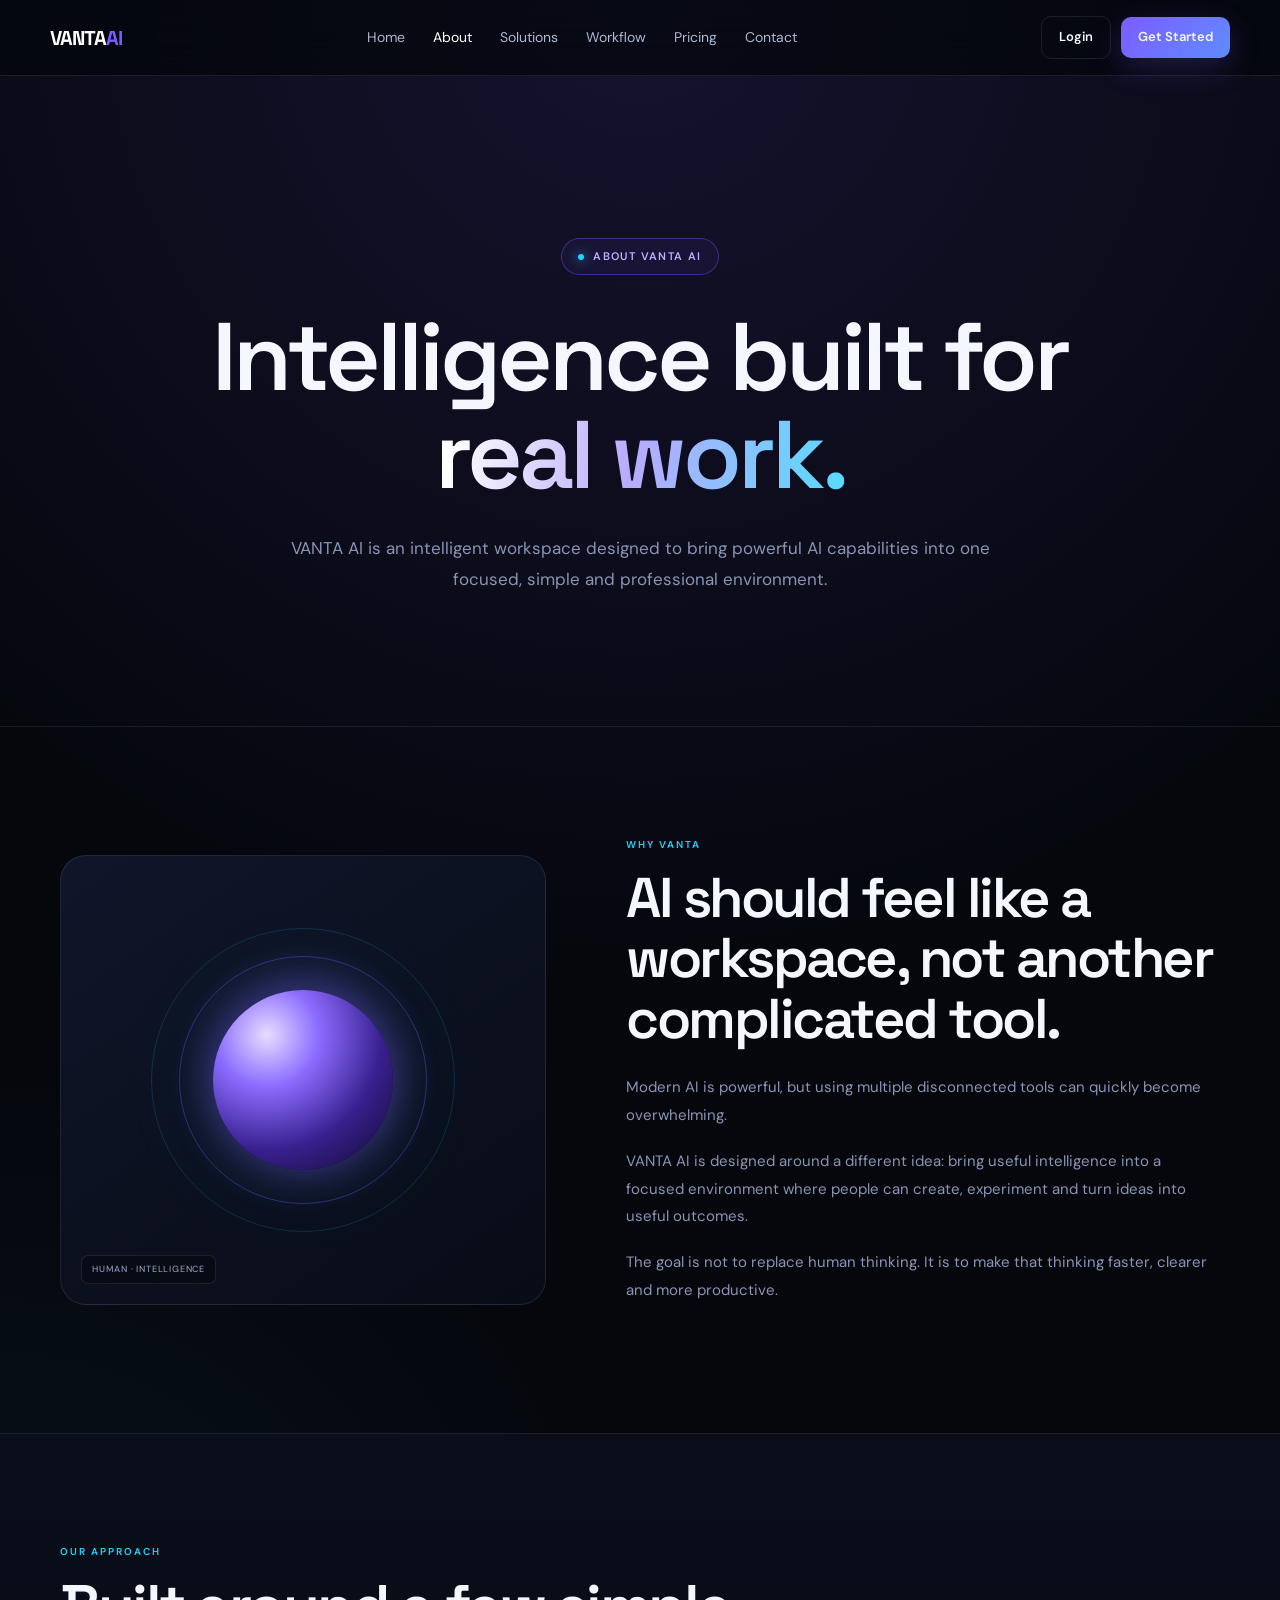
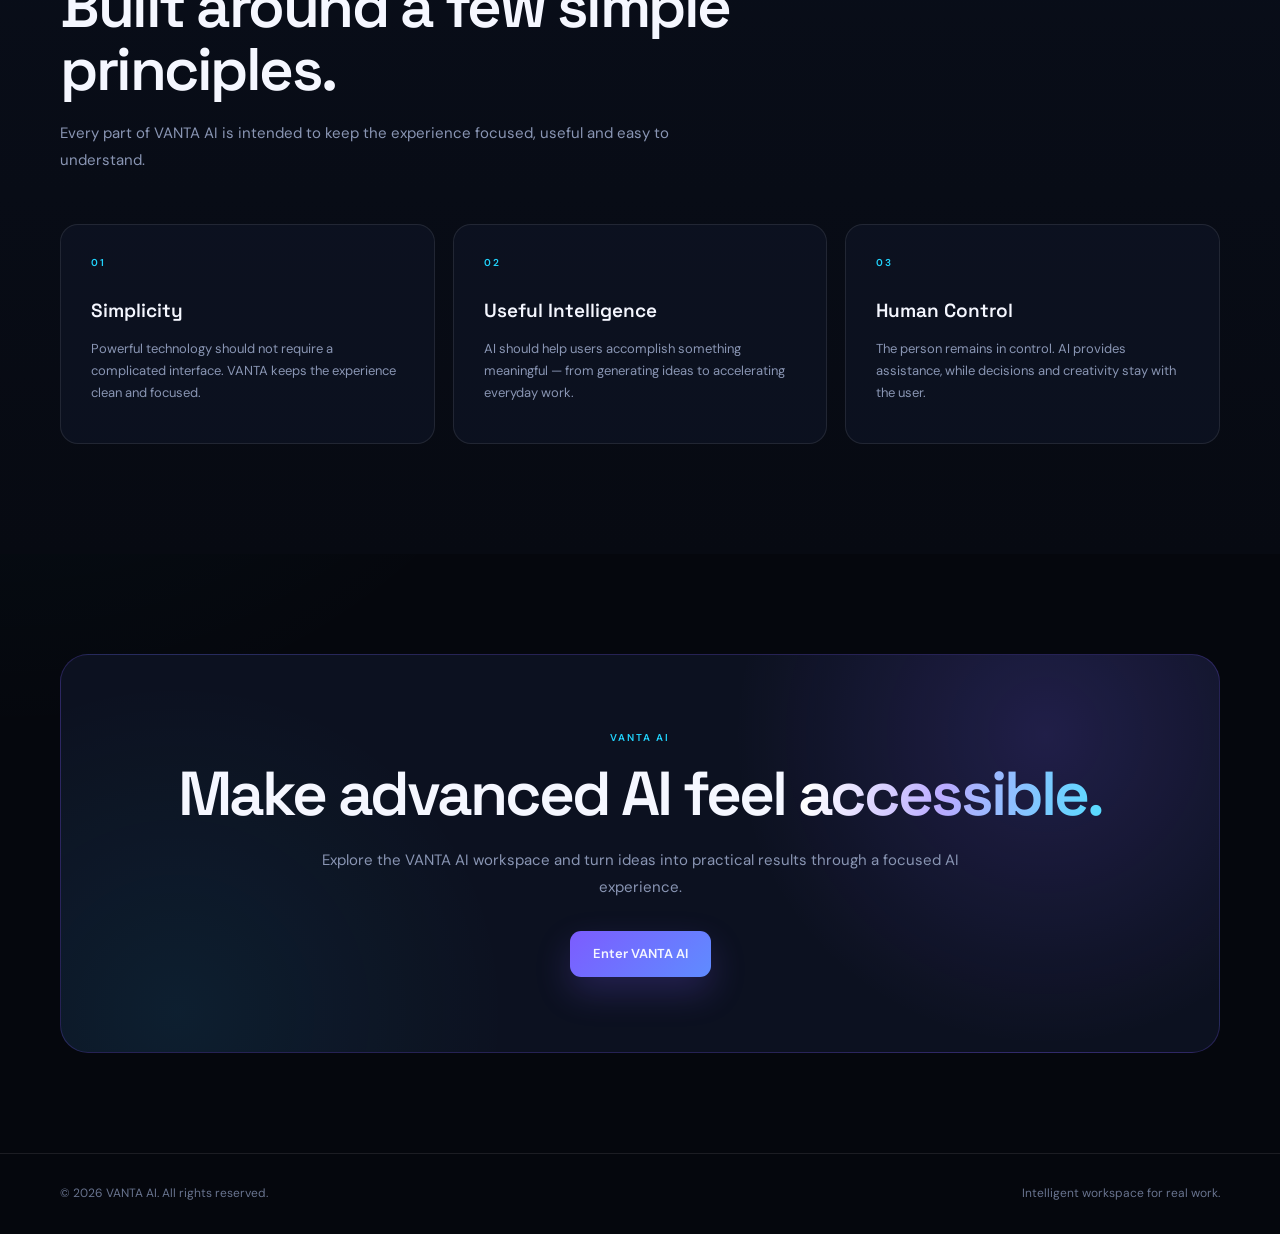
<file: about.html>
<!DOCTYPE html>
<html lang="en">
<head>
  <meta charset="UTF-8" />
  <meta name="viewport" content="width=device-width, initial-scale=1.0" />

  <title>About — VANTA AI</title>

  <!-- VANTA FONTS -->
  <link rel="preconnect" href="https://fonts.googleapis.com">
  <link rel="preconnect" href="https://fonts.gstatic.com" crossorigin>

  <link
    href="https://fonts.googleapis.com/css2?family=DM+Sans:wght@400;500;600;700&family=Space+Grotesk:wght@400;500;600;700&display=swap"
    rel="stylesheet"
  />

  <style>

    :root {
      --bg: #05070d;
      --bg-soft: #0b1020;
      --card: #0d1424;
      --card-2: #11182b;

      --text: #f5f7ff;
      --muted: #8995b3;

      --line: rgba(255,255,255,.09);

      --violet: #7c5cff;
      --cyan: #21d4fd;
      --blue: #5f8cff;
    }


    /* ============================================================
       RESET
       ============================================================ */

    * {
      margin: 0;
      padding: 0;
      box-sizing: border-box;
    }


    html {
      scroll-behavior: smooth;
    }


    body {
      background:
        radial-gradient(
          circle at 50% 0%,
          rgba(124,92,255,.14),
          transparent 34%
        ),
        radial-gradient(
          circle at 0% 60%,
          rgba(33,212,253,.06),
          transparent 30%
        ),
        var(--bg);

      color: var(--text);

      font-family: "DM Sans", sans-serif;

      line-height: 1.6;

      overflow-x: hidden;
    }


    a {
      color: inherit;
      text-decoration: none;
    }


    /* ============================================================
       HEADER
       ============================================================ */

    .header {
      position: sticky;

      top: 0;

      z-index: 100;

      height: 76px;

      border-bottom:
        1px solid var(--line);

      background:
        rgba(5,7,13,.78);

      backdrop-filter:
        blur(18px);
    }


    .nav {
      width:
        min(1180px, calc(100% - 40px));

      height: 100%;

      margin: auto;

      display: flex;

      align-items: center;

      justify-content: space-between;
    }


    /* ============================================================
       LOGO
       ============================================================ */

    .logo {
      font-family:
        "Space Grotesk",
        sans-serif;

      font-size: 20px;

      font-weight: 700;

      letter-spacing: -1px;

      color: #ffffff;
    }


    .logo span {
      color:
        var(--violet);
    }


    /* ============================================================
       NAVIGATION
       ============================================================ */

    .nav-links {
      display: flex;

      align-items: center;

      gap: 28px;
    }


    .nav-links a {
      color: #aeb8d0;

      font-family:
        "DM Sans",
        sans-serif;

      font-size: 14px;

      font-weight: 400;

      transition:
        color .25s ease;
    }


    .nav-links a:hover,
    .nav-links a.active {
      color: #ffffff;
    }


    /* ============================================================
       HEADER BUTTONS
       ============================================================ */

    .nav-actions {
      display: flex;

      align-items: center;

      gap: 10px;
    }


    .btn-small {
      padding:
        10px 17px;

      border:
        1px solid var(--line);

      border-radius: 10px;

      font-family:
        "DM Sans",
        sans-serif;

      font-size: 13px;

      font-weight: 600;

      transition:
        .25s ease;
    }


    .btn-small:hover {
      border-color:
        rgba(124,92,255,.6);

      transform:
        translateY(-1px);
    }


    .btn-primary {
      border: none;

      background:
        linear-gradient(
          135deg,
          var(--violet),
          var(--blue)
        );

      box-shadow:
        0 10px 30px
        rgba(124,92,255,.22);
    }


    /* ============================================================
       HERO
       ============================================================ */

    .hero {
      min-height: 650px;

      width:
        min(1200px, calc(100% - 40px));

      margin: auto;

      padding:
        130px 20px 100px;

      text-align: center;

      display: flex;

      flex-direction: column;

      align-items: center;

      justify-content: center;
    }


    /* ============================================================
       EYEBROW
       ============================================================ */

    .eyebrow {
      display: inline-flex;

      align-items: center;

      gap: 9px;

      padding:
        9px 16px;

      border:
        1px solid
        rgba(124,92,255,.38);

      border-radius: 999px;

      background:
        rgba(124,92,255,.07);

      color:
        #bdb2ff;

      font-family:
        "DM Sans",
        sans-serif;

      font-size: 11px;

      font-weight: 600;

      letter-spacing: 1.4px;

      text-transform:
        uppercase;
    }


    .dot {
      width: 6px;

      height: 6px;

      border-radius: 50%;

      background:
        var(--cyan);

      box-shadow:
        0 0 12px
        var(--cyan);
    }


    /* ============================================================
       HERO HEADING
       ============================================================ */

    .hero h1 {
      max-width: 950px;

      margin-top: 34px;

      font-family:
        "Space Grotesk",
        sans-serif;

      font-size:
        clamp(52px, 7.5vw, 96px);

      line-height:
        1.02;

      letter-spacing:
        -4px;

      font-weight:
        600;
    }


    .gradient-text {
      background:
        linear-gradient(
          100deg,
          #ffffff 5%,
          #b9aaff 48%,
          #55dcff 100%
        );

      -webkit-background-clip:
        text;

      background-clip:
        text;

      color:
        transparent;
    }


    /* ============================================================
       HERO TEXT
       ============================================================ */

    .hero p {
      max-width: 700px;

      margin-top: 28px;

      color:
        var(--muted);

      font-family:
        "DM Sans",
        sans-serif;

      font-size: 17px;

      font-weight: 400;

      line-height: 1.8;
    }


    /* ============================================================
       GENERAL SECTION
       ============================================================ */

    .section {
      border-top:
        1px solid var(--line);

      padding:
        110px 20px;
    }


    .container {
      width:
        min(1160px, 100%);

      margin: auto;
    }


    .section-grid {
      display: grid;

      grid-template-columns:
        .9fr 1.1fr;

      gap: 80px;

      align-items:
        center;
    }


    /* ============================================================
       VISUAL CARD
       ============================================================ */

    .visual-card {
      min-height: 450px;

      border:
        1px solid var(--line);

      border-radius: 26px;

      background:
        radial-gradient(
          circle at 50% 45%,
          rgba(124,92,255,.20),
          transparent 35%
        ),
        linear-gradient(
          145deg,
          #10162a,
          #080c16
        );

      display: flex;

      align-items: center;

      justify-content: center;

      position: relative;

      overflow: hidden;
    }


    .orb {
      width: 180px;

      height: 180px;

      border-radius: 50%;

      background:
        radial-gradient(
          circle at 30% 25%,
          #e6ddff,
          #8c6cff 28%,
          #39208f 62%,
          #0d0926
        );

      box-shadow:
        0 0 45px
        rgba(124,92,255,.45),

        0 0 100px
        rgba(33,212,253,.12);

      position:
        relative;
    }


    .orb::before,
    .orb::after {
      content: "";

      position: absolute;

      inset: -34px;

      border:
        1px solid
        rgba(124,92,255,.35);

      border-radius: 50%;
    }


    .orb::after {
      inset: -62px;

      border-color:
        rgba(33,212,253,.16);
    }


    .visual-label {
      position: absolute;

      bottom: 20px;

      left: 20px;

      padding:
        6px 10px;

      border:
        1px solid var(--line);

      border-radius: 7px;

      background:
        rgba(0,0,0,.30);

      color:
        #8995b3;

      font-family:
        "DM Sans",
        sans-serif;

      font-size: 9px;

      font-weight: 500;

      letter-spacing: .8px;

      text-transform:
        uppercase;
    }


    /* ============================================================
       CONTENT
       ============================================================ */

    .section-label {
      color:
        var(--cyan);

      font-family:
        "DM Sans",
        sans-serif;

      font-size: 10px;

      font-weight: 600;

      letter-spacing: 2px;

      text-transform:
        uppercase;

      margin-bottom:
        15px;
    }


    .content h2 {
      font-family:
        "Space Grotesk",
        sans-serif;

      font-size:
        clamp(36px, 5vw, 56px);

      line-height:
        1.08;

      letter-spacing:
        -2.5px;

      font-weight:
        600;

      margin-bottom:
        25px;
    }


    .content p {
      color:
        var(--muted);

      font-family:
        "DM Sans",
        sans-serif;

      font-size:
        15px;

      font-weight:
        400;

      line-height:
        1.85;

      margin-bottom:
        18px;
    }


    /* ============================================================
       PRINCIPLES
       ============================================================ */

    .principles {
      background:
        linear-gradient(
          180deg,
          #090e1a,
          #070a12
        );
    }


    .section-heading {
      max-width:
        700px;

      margin-bottom:
        50px;
    }


    .section-heading h2 {
      font-family:
        "Space Grotesk",
        sans-serif;

      font-size:
        clamp(38px, 5vw, 60px);

      line-height:
        1.06;

      letter-spacing:
        -2.5px;

      font-weight:
        600;

      margin-bottom:
        18px;
    }


    .section-heading p {
      max-width:
        620px;

      color:
        var(--muted);

      font-family:
        "DM Sans",
        sans-serif;

      font-size:
        15px;

      font-weight:
        400;

      line-height:
        1.8;
    }


    .principle-grid {
      display: grid;

      grid-template-columns:
        repeat(3, 1fr);

      gap:
        18px;
    }


    .principle {
      min-height:
        220px;

      padding:
        30px;

      border:
        1px solid var(--line);

      border-radius:
        18px;

      background:
        rgba(14,20,36,.72);

      transition:
        .3s ease;
    }


    .principle:hover {
      transform:
        translateY(-5px);

      border-color:
        rgba(124,92,255,.40);

      background:
        #11182a;
    }


    .number {
      color:
        var(--cyan);

      font-family:
        "DM Sans",
        sans-serif;

      font-size:
        10px;

      font-weight:
        600;

      letter-spacing:
        2px;

      margin-bottom:
        25px;
    }


    .principle h3 {
      font-family:
        "Space Grotesk",
        sans-serif;

      font-size:
        19px;

      font-weight:
        600;

      margin-bottom:
        12px;
    }


    .principle p {
      color:
        var(--muted);

      font-family:
        "DM Sans",
        sans-serif;

      font-size:
        13px;

      font-weight:
        400;

      line-height:
        1.7;
    }


    /* ============================================================
       CTA
       ============================================================ */

    .cta {
      padding:
        100px 20px;
    }


    .cta-box {
      width:
        min(1160px, 100%);

      margin:
        auto;

      padding:
        75px 50px;

      border:
        1px solid
        rgba(124,92,255,.23);

      border-radius:
        28px;

      background:
        radial-gradient(
          circle at 85% 20%,
          rgba(124,92,255,.18),
          transparent 30%
        ),
        radial-gradient(
          circle at 10% 90%,
          rgba(33,212,253,.07),
          transparent 30%
        ),
        #0c1120;

      text-align:
        center;
    }


    .cta-box h2 {
      font-family:
        "Space Grotesk",
        sans-serif;

      font-size:
        clamp(38px, 5vw, 62px);

      line-height:
        1.06;

      letter-spacing:
        -3px;

      font-weight:
        600;

      margin-bottom:
        20px;
    }


    .cta-box p {
      max-width:
        650px;

      margin:
        auto;

      color:
        var(--muted);

      font-family:
        "DM Sans",
        sans-serif;

      font-size:
        15px;

      font-weight:
        400;

      line-height:
        1.8;
    }


    .cta-btn {
      display:
        inline-block;

      margin-top:
        30px;

      padding:
        13px 23px;

      border-radius:
        11px;

      background:
        linear-gradient(
          135deg,
          var(--violet),
          var(--blue)
        );

      font-family:
        "DM Sans",
        sans-serif;

      font-size:
        13px;

      font-weight:
        600;

      box-shadow:
        0 15px 35px
        rgba(124,92,255,.22);

      transition:
        .25s ease;
    }


    .cta-btn:hover {
      transform:
        translateY(-3px);
    }


    /* ============================================================
       FOOTER
       ============================================================ */

    footer {
      border-top:
        1px solid var(--line);

      padding:
        30px 20px;
    }


    .footer-inner {
      width:
        min(1160px, 100%);

      margin:
        auto;

      display:
        flex;

      justify-content:
        space-between;

      gap:
        20px;

      color:
        #68738e;

      font-family:
        "DM Sans",
        sans-serif;

      font-size:
        12px;

      font-weight:
        400;
    }


    /* ============================================================
       RESPONSIVE
       ============================================================ */

    @media (max-width: 850px) {

      .nav-links {
        display:
          none;
      }


      .section-grid {
        grid-template-columns:
          1fr;

        gap:
          45px;
      }


      .principle-grid {
        grid-template-columns:
          1fr;
      }


      .visual-card {
        min-height:
          360px;
      }


      .hero h1 {
        letter-spacing:
          -3px;
      }


      .cta-box {
        padding:
          55px 25px;
      }
    }


    @media (max-width: 560px) {

      .nav {
        width:
          calc(100% - 28px);
      }


      .nav-actions .login-btn {
        display:
          none;
      }


      .hero {
        padding:
          100px 15px 80px;

        min-height:
          570px;
      }


      .hero h1 {
        font-size:
          48px;

        letter-spacing:
          -2px;
      }


      .hero p {
        font-size:
          15px;
      }


      .section {
        padding:
          75px 15px;
      }


      .content h2,
      .section-heading h2 {
        font-size:
          40px;

        letter-spacing:
          -1.8px;
      }


      .footer-inner {
        flex-direction:
          column;
      }
    }

  </style>
</head>


<body>


  <!-- ============================================================
       HEADER
       ============================================================ -->

  <header class="header">

    <nav class="nav">

      <a
        href="index.html"
        class="logo"
      >
        VANTA<span>AI</span>
      </a>


      <div class="nav-links">

        <a href="index.html">
          Home
        </a>

        <a
          href="about.html"
          class="active"
        >
          About
        </a>

        <a href="solutions.html">
          Solutions
        </a>

        <a href="workflow.html">
          Workflow
        </a>

        <a href="pricing.html">
          Pricing
        </a>

        <a href="contact.html">
          Contact
        </a>

      </div>


      <div class="nav-actions">

        <a
          href="login.html"
          class="btn-small login-btn"
        >
          Login
        </a>


        <a
          href="login.html"
          class="btn-small btn-primary"
        >
          Get Started
        </a>

      </div>

    </nav>

  </header>


  <!-- ============================================================
       MAIN
       ============================================================ -->

  <main>


    <!-- ==========================================================
         HERO
         ========================================================== -->

    <section class="hero">

      <div class="eyebrow">

        <span class="dot"></span>

        About VANTA AI

      </div>


      <h1>

        Intelligence built for

        <span class="gradient-text">
          real work.
        </span>

      </h1>


      <p>

        VANTA AI is an intelligent workspace designed to bring
        powerful AI capabilities into one focused, simple and
        professional environment.

      </p>

    </section>



    <!-- ==========================================================
         WHY VANTA
         ========================================================== -->

    <section class="section">

      <div class="container section-grid">


        <div class="visual-card">

          <div class="orb"></div>


          <div class="visual-label">
            Human · Intelligence
          </div>

        </div>



        <div class="content">

          <div class="section-label">
            Why VANTA
          </div>


          <h2>

            AI should feel like a workspace,
            not another complicated tool.

          </h2>


          <p>

            Modern AI is powerful, but using multiple disconnected
            tools can quickly become overwhelming.

          </p>


          <p>

            VANTA AI is designed around a different idea:
            bring useful intelligence into a focused environment
            where people can create, experiment and turn ideas
            into useful outcomes.

          </p>


          <p>

            The goal is not to replace human thinking.
            It is to make that thinking faster, clearer and
            more productive.

          </p>

        </div>

      </div>

    </section>



    <!-- ==========================================================
         PRINCIPLES
         ========================================================== -->

    <section class="section principles">

      <div class="container">


        <div class="section-heading">

          <div class="section-label">
            Our Approach
          </div>


          <h2>
            Built around a few simple principles.
          </h2>


          <p>

            Every part of VANTA AI is intended to keep the
            experience focused, useful and easy to understand.

          </p>

        </div>



        <div class="principle-grid">


          <article class="principle">

            <div class="number">
              01
            </div>


            <h3>
              Simplicity
            </h3>


            <p>

              Powerful technology should not require a
              complicated interface. VANTA keeps the experience
              clean and focused.

            </p>

          </article>



          <article class="principle">

            <div class="number">
              02
            </div>


            <h3>
              Useful Intelligence
            </h3>


            <p>

              AI should help users accomplish something meaningful —
              from generating ideas to accelerating everyday work.

            </p>

          </article>



          <article class="principle">

            <div class="number">
              03
            </div>


            <h3>
              Human Control
            </h3>


            <p>

              The person remains in control. AI provides assistance,
              while decisions and creativity stay with the user.

            </p>

          </article>


        </div>

      </div>

    </section>



    <!-- ==========================================================
         CTA
         ========================================================== -->

    <section class="cta">

      <div class="cta-box">

        <div class="section-label">
          VANTA AI
        </div>


        <h2>

          Make advanced AI feel

          <span class="gradient-text">
            accessible.
          </span>

        </h2>


        <p>

          Explore the VANTA AI workspace and turn ideas into
          practical results through a focused AI experience.

        </p>


        <a
          href="login.html"
          class="cta-btn"
        >
          Enter VANTA AI
        </a>

      </div>

    </section>

  </main>



  <!-- ============================================================
       FOOTER
       ============================================================ -->

  <footer>

    <div class="footer-inner">

      <div>
        © 2026 VANTA AI. All rights reserved.
      </div>


      <div>
        Intelligent workspace for real work.
      </div>

    </div>

  </footer>


</body>
</html>
</file>
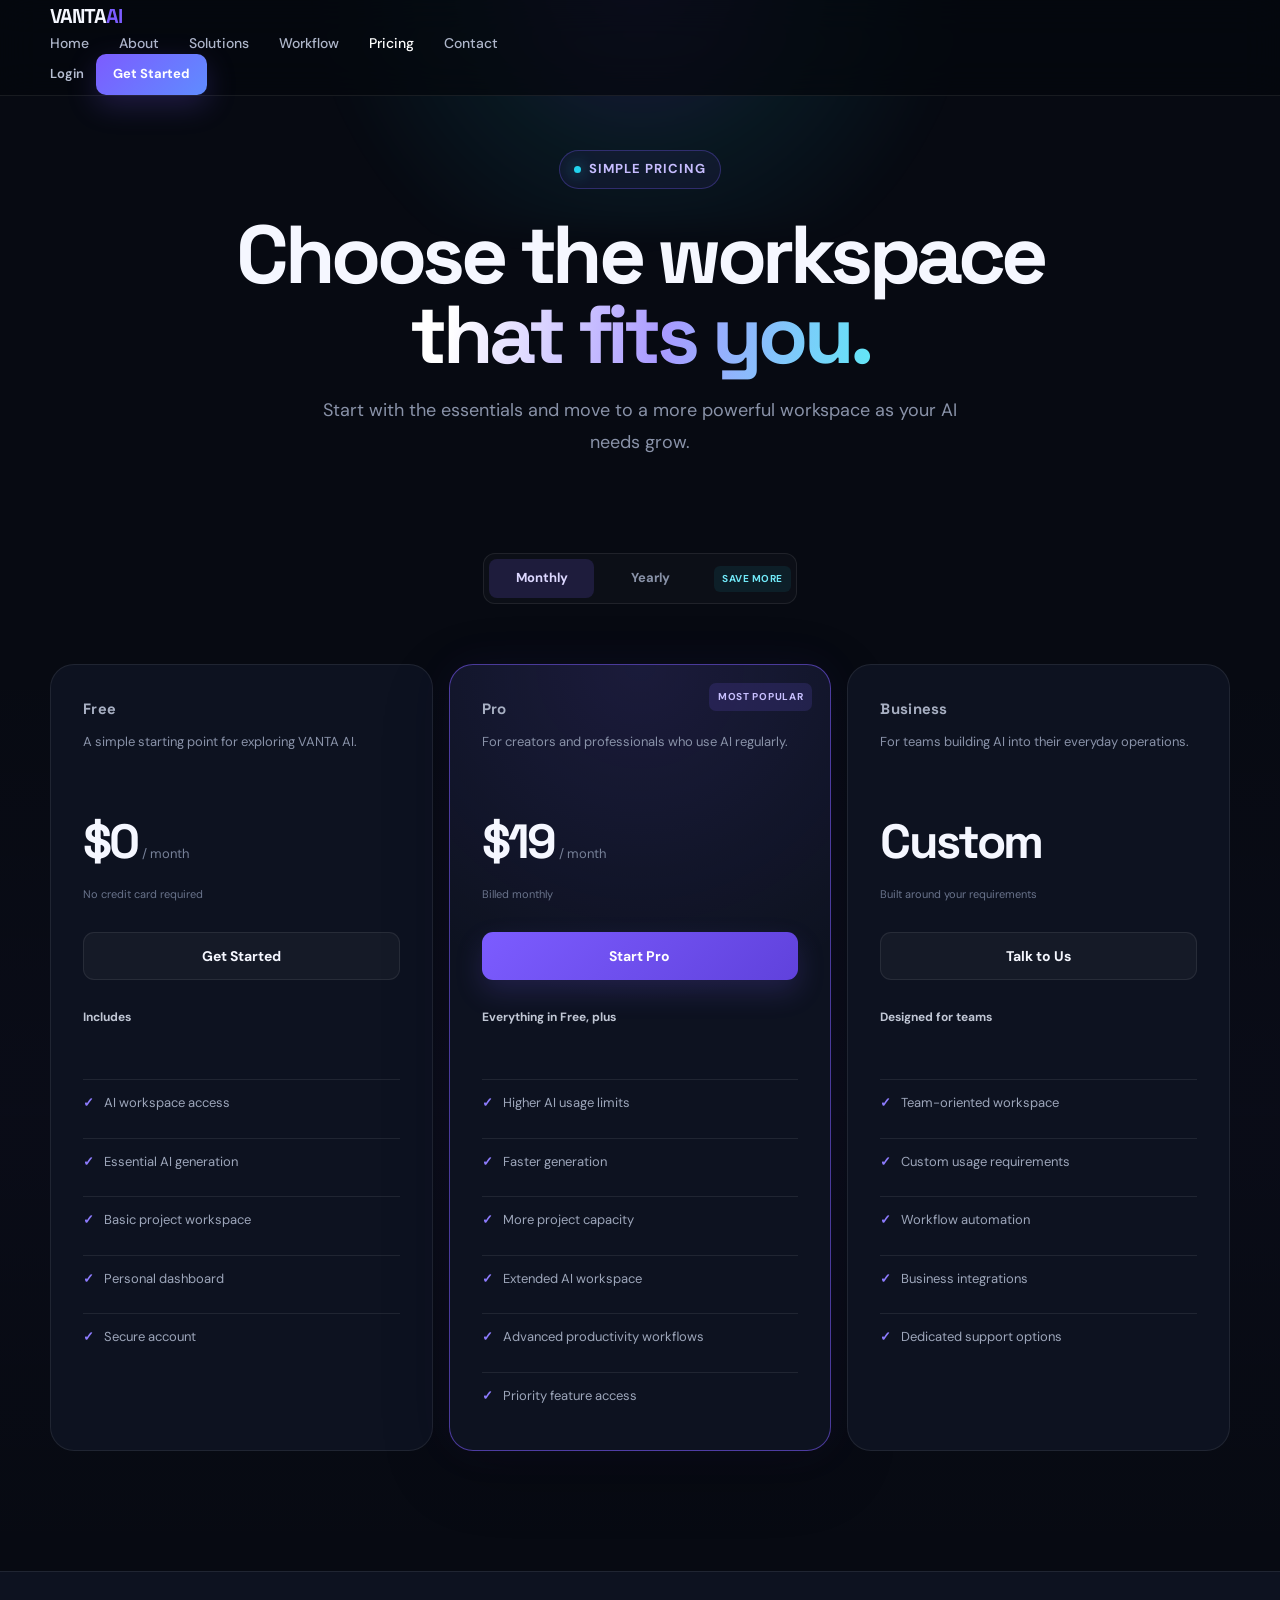
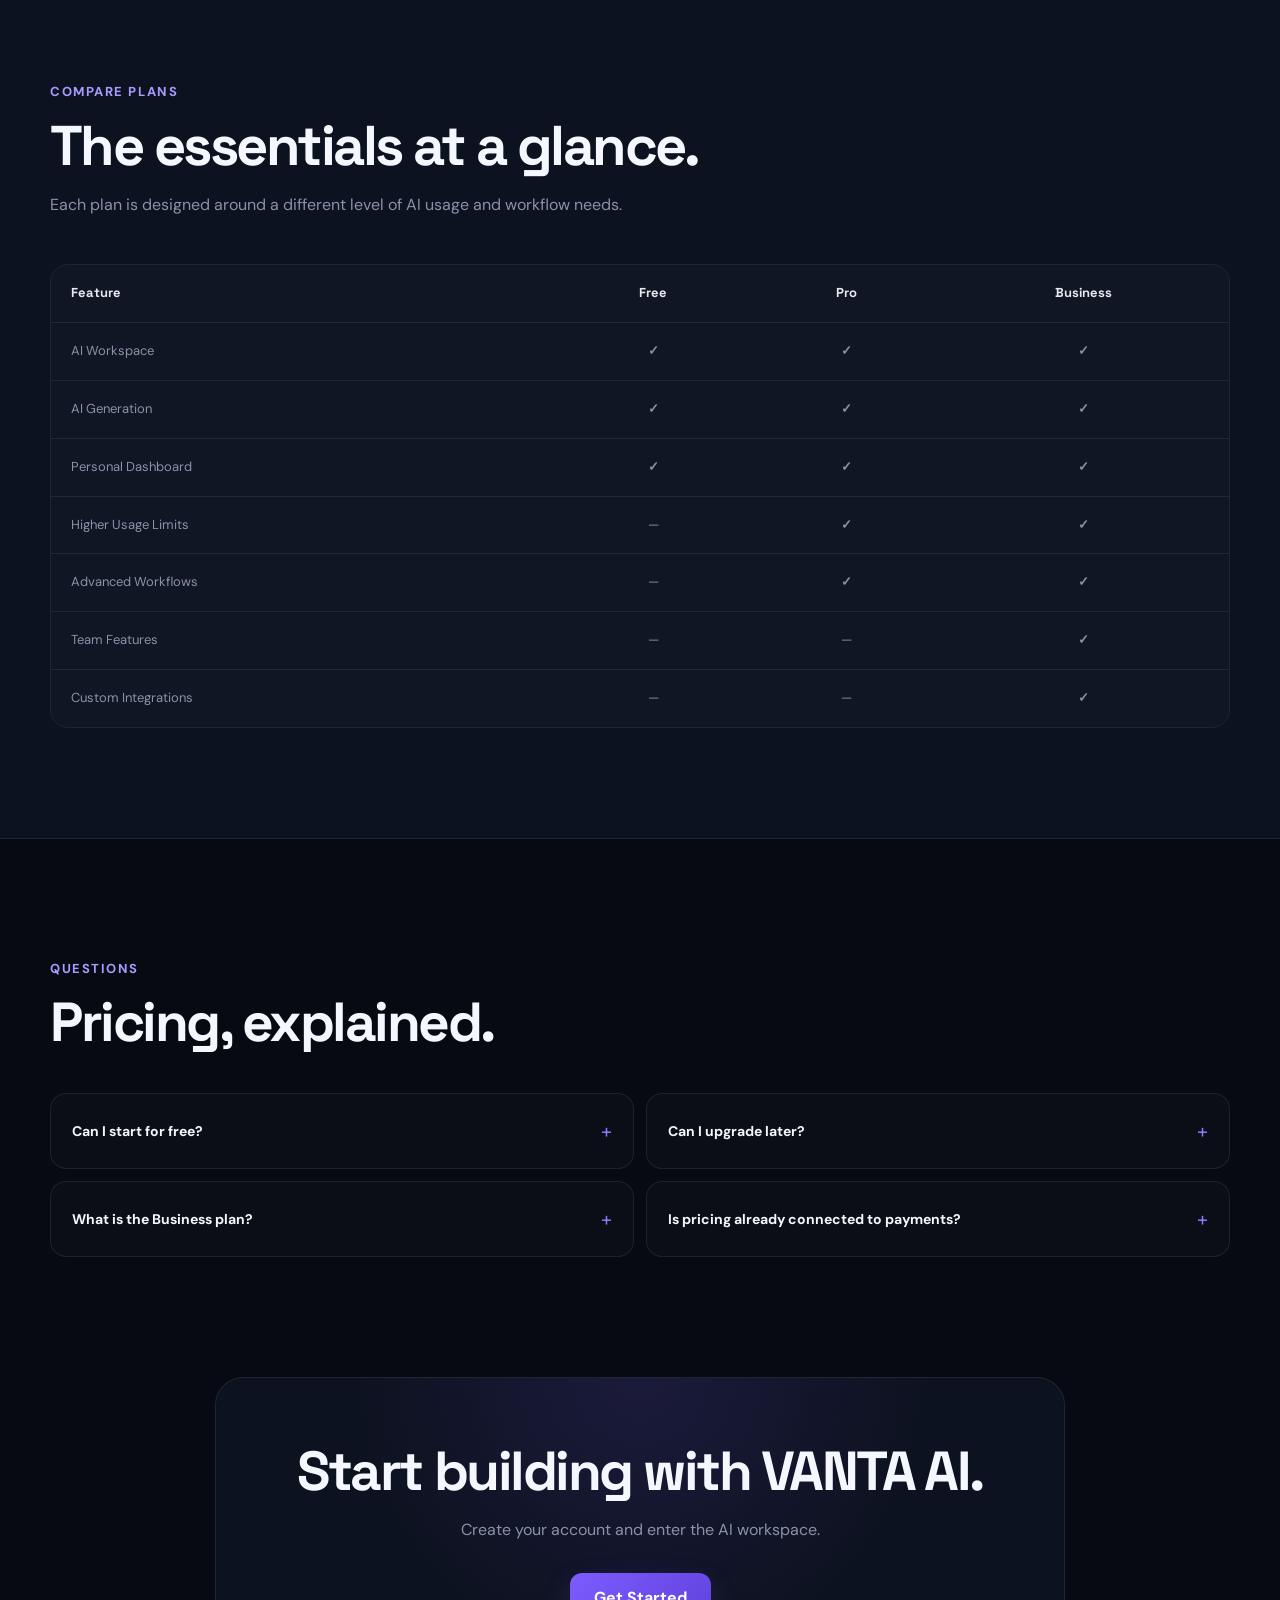
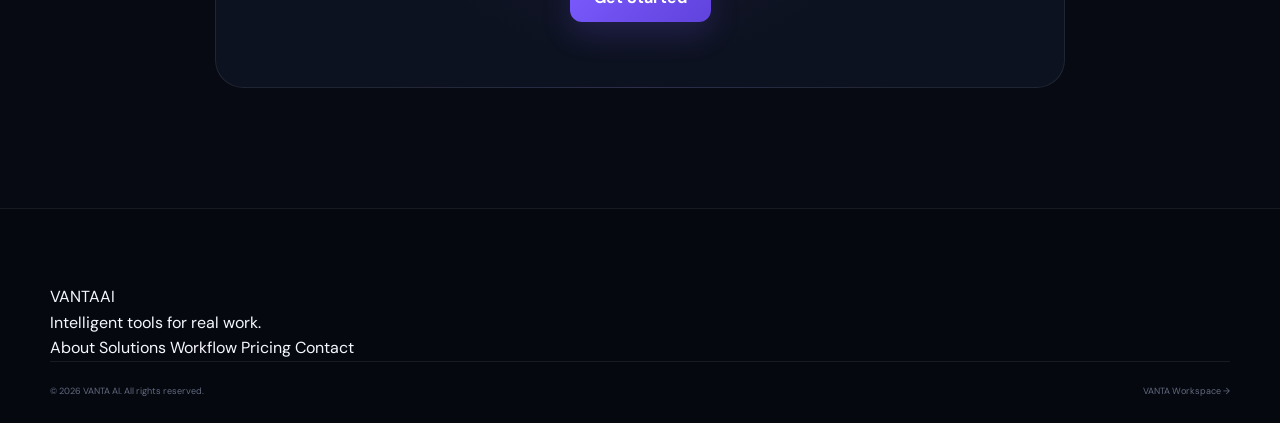
<file: pricing.html>
<!DOCTYPE html>
<html lang="en">
<head>
  <meta charset="UTF-8" />
  <meta name="viewport" content="width=device-width, initial-scale=1.0" />

  <title>Pricing — VANTA AI</title>

  <meta
    name="description"
    content="Explore VANTA AI plans and choose the workspace that fits your needs."
  />

  <link rel="preconnect" href="https://fonts.googleapis.com" />
  <link rel="preconnect" href="https://fonts.gstatic.com" crossorigin />

  <link
    href="https://fonts.googleapis.com/css2?family=DM+Sans:wght@400;500;600;700&family=Space+Grotesk:wght@400;500;600;700&display=swap"
    rel="stylesheet"
  />

  <link rel="stylesheet" href="css/style.css" />

  <style>
    /* =========================================================
       VANTA AI — PRICING PAGE
       ========================================================= */

    :root {
      --v-bg: #070a12;
      --v-surface: #0d1220;
      --v-surface-2: #111827;
      --v-primary: #7c5cff;
      --v-cyan: #22d3ee;
      --v-text: #f5f7ff;
      --v-muted: #8992a8;
      --v-border: rgba(255, 255, 255, 0.08);
    }

    * {
      box-sizing: border-box;
    }

    body {
      margin: 0;
      background: var(--v-bg);
      color: var(--v-text);
      font-family: "DM Sans", sans-serif;
    }

    .pricing-page {
      min-height: 100vh;
      overflow: hidden;
    }

    .pricing-container {
      width: min(1180px, calc(100% - 40px));
      margin: 0 auto;
    }

    /* =========================================================
       HERO
       ========================================================= */

    .pricing-hero {
      position: relative;
      padding: 150px 0 75px;
      overflow: hidden;
    }

    .pricing-hero::before {
      content: "";
      position: absolute;
      width: 760px;
      height: 500px;
      top: -270px;
      left: 50%;
      transform: translateX(-50%);
      background:
        radial-gradient(
          circle,
          rgba(124, 92, 255, 0.2) 0%,
          rgba(34, 211, 238, 0.07) 38%,
          transparent 72%
        );
      filter: blur(14px);
      pointer-events: none;
    }

    .pricing-hero-content {
      position: relative;
      max-width: 820px;
      margin: 0 auto;
      text-align: center;
    }

    .pricing-eyebrow {
      display: inline-flex;
      align-items: center;
      gap: 8px;
      padding: 8px 14px;
      border: 1px solid rgba(124, 92, 255, 0.3);
      border-radius: 999px;
      background: rgba(124, 92, 255, 0.07);
      color: #c7bdff;
      font-size: 13px;
      font-weight: 700;
      letter-spacing: 0.08em;
      text-transform: uppercase;
    }

    .pricing-eyebrow::before {
      content: "";
      width: 7px;
      height: 7px;
      border-radius: 50%;
      background: var(--v-cyan);
      box-shadow: 0 0 15px rgba(34, 211, 238, 0.8);
    }

    .pricing-hero h1 {
      margin: 26px 0 18px;
      font-family: "Space Grotesk", sans-serif;
      font-size: clamp(48px, 7vw, 82px);
      line-height: 0.98;
      letter-spacing: -0.055em;
    }

    .pricing-hero h1 span {
      background:
        linear-gradient(
          100deg,
          #ffffff 10%,
          #a99aff 55%,
          #62e7f7 100%
        );
      -webkit-background-clip: text;
      background-clip: text;
      color: transparent;
    }

    .pricing-hero p {
      max-width: 680px;
      margin: 0 auto;
      color: var(--v-muted);
      font-size: 18px;
      line-height: 1.8;
    }

    /* =========================================================
       BILLING TOGGLE
       ========================================================= */

    .billing-area {
      display: flex;
      justify-content: center;
      margin: 20px 0 45px;
    }

    .billing-toggle {
      display: inline-flex;
      align-items: center;
      gap: 4px;
      padding: 5px;
      border: 1px solid var(--v-border);
      border-radius: 12px;
      background: rgba(255, 255, 255, 0.025);
    }

    .billing-option {
      min-width: 105px;
      padding: 9px 15px;
      border: 0;
      border-radius: 8px;
      background: transparent;
      color: var(--v-muted);
      font: inherit;
      font-size: 13px;
      font-weight: 700;
      cursor: pointer;
    }

    .billing-option.active {
      background: rgba(124, 92, 255, 0.16);
      color: #ddd8ff;
    }

    .billing-save {
      margin-left: 7px;
      padding: 5px 8px;
      border-radius: 6px;
      background: rgba(34, 211, 238, 0.08);
      color: #71e9f8;
      font-size: 10px;
      font-weight: 700;
      letter-spacing: 0.05em;
      text-transform: uppercase;
    }

    /* =========================================================
       PRICING CARDS
       ========================================================= */

    .pricing-section {
      padding: 15px 0 120px;
    }

    .pricing-grid {
      display: grid;
      grid-template-columns: repeat(3, 1fr);
      gap: 16px;
      align-items: stretch;
    }

    .price-card {
      position: relative;
      display: flex;
      flex-direction: column;
      min-height: 590px;
      padding: 32px;
      border: 1px solid var(--v-border);
      border-radius: 24px;
      background: var(--v-surface);
      overflow: hidden;
      transition:
        transform 0.25s ease,
        border-color 0.25s ease;
    }

    .price-card:hover {
      transform: translateY(-6px);
      border-color: rgba(124, 92, 255, 0.32);
    }

    .price-card.featured {
      border-color: rgba(124, 92, 255, 0.55);
      background:
        radial-gradient(
          circle at 50% 0%,
          rgba(124, 92, 255, 0.12),
          transparent 42%
        ),
        var(--v-surface);
      box-shadow:
        0 20px 70px rgba(0, 0, 0, 0.2),
        0 0 45px rgba(124, 92, 255, 0.06);
    }

    .popular-badge {
      position: absolute;
      top: 18px;
      right: 18px;
      padding: 6px 9px;
      border-radius: 7px;
      background: rgba(124, 92, 255, 0.15);
      color: #c8c0ff;
      font-size: 10px;
      font-weight: 700;
      letter-spacing: 0.07em;
      text-transform: uppercase;
    }

    .plan-name {
      color: #a8b0c3;
      font-family: "Space Grotesk", sans-serif;
      font-size: 15px;
      font-weight: 700;
      letter-spacing: 0.02em;
    }

    .plan-description {
      min-height: 48px;
      margin: 10px 0 25px;
      color: var(--v-muted);
      font-size: 13px;
      line-height: 1.65;
    }

    .price {
      display: flex;
      align-items: baseline;
      gap: 4px;
      margin-bottom: 5px;
    }

    .price-amount {
      font-family: "Space Grotesk", sans-serif;
      font-size: 48px;
      font-weight: 700;
      letter-spacing: -0.055em;
    }

    .price-period {
      color: #778198;
      font-size: 13px;
    }

    .price-note {
      min-height: 20px;
      color: #69738b;
      font-size: 11px;
    }

    .plan-button {
      display: flex;
      align-items: center;
      justify-content: center;
      width: 100%;
      min-height: 48px;
      margin: 26px 0 28px;
      border-radius: 11px;
      text-decoration: none;
      font-size: 14px;
      font-weight: 700;
      transition: transform 0.2s ease;
    }

    .plan-button:hover {
      transform: translateY(-2px);
    }

    .plan-button.primary {
      color: #fff;
      background: linear-gradient(
        135deg,
        var(--v-primary),
        #6042dc
      );
      box-shadow: 0 12px 28px rgba(124, 92, 255, 0.18);
    }

    .plan-button.secondary {
      border: 1px solid var(--v-border);
      background: rgba(255, 255, 255, 0.035);
      color: var(--v-text);
    }

    .features-title {
      margin-bottom: 14px;
      color: #c1c7d5;
      font-size: 12px;
      font-weight: 700;
    }

    .feature-list {
      display: grid;
      gap: 12px;
      margin: 0;
      padding: 0;
      list-style: none;
    }

    .feature-list li {
      display: flex;
      gap: 10px;
      align-items: flex-start;
      color: #9da6ba;
      font-size: 13px;
      line-height: 1.5;
    }

    .feature-list li::before {
      content: "✓";
      flex: 0 0 auto;
      color: #8e7cff;
      font-weight: 700;
    }

    /* =========================================================
       COMPARISON
       ========================================================= */

    .comparison-section {
      padding: 110px 0;
      border-top: 1px solid var(--v-border);
      border-bottom: 1px solid var(--v-border);
      background: var(--v-surface);
    }

    .comparison-heading {
      max-width: 700px;
      margin-bottom: 45px;
    }

    .section-kicker {
      color: #a99aff;
      font-size: 13px;
      font-weight: 700;
      letter-spacing: 0.12em;
      text-transform: uppercase;
    }

    .comparison-heading h2 {
      margin: 14px 0 15px;
      font-family: "Space Grotesk", sans-serif;
      font-size: clamp(35px, 5vw, 56px);
      line-height: 1.05;
      letter-spacing: -0.045em;
    }

    .comparison-heading p {
      margin: 0;
      color: var(--v-muted);
      line-height: 1.8;
    }

    .comparison-table-wrap {
      overflow-x: auto;
      border: 1px solid var(--v-border);
      border-radius: 18px;
    }

    .comparison-table {
      width: 100%;
      min-width: 720px;
      border-collapse: collapse;
      background: rgba(255, 255, 255, 0.015);
    }

    .comparison-table th,
    .comparison-table td {
      padding: 18px 20px;
      border-bottom: 1px solid var(--v-border);
      text-align: left;
    }

    .comparison-table th {
      color: #e8eaf1;
      font-family: "Space Grotesk", sans-serif;
      font-size: 13px;
    }

    .comparison-table td {
      color: var(--v-muted);
      font-size: 13px;
    }

    .comparison-table th:not(:first-child),
    .comparison-table td:not(:first-child) {
      text-align: center;
    }

    .comparison-table tr:last-child td {
      border-bottom: 0;
    }

    .check {
      color: #75e6f4;
      font-weight: 700;
    }

    .dash {
      color: #4c5569;
    }

    /* =========================================================
       FAQ
       ========================================================= */

    .faq-section {
      padding: 120px 0;
    }

    .faq-heading {
      max-width: 650px;
      margin-bottom: 42px;
    }

    .faq-heading h2 {
      margin: 14px 0 0;
      font-family: "Space Grotesk", sans-serif;
      font-size: clamp(35px, 5vw, 55px);
      line-height: 1.05;
      letter-spacing: -0.045em;
    }

    .faq-grid {
      display: grid;
      grid-template-columns: 1fr 1fr;
      gap: 12px;
    }

    .faq-item {
      border: 1px solid var(--v-border);
      border-radius: 16px;
      background: rgba(255, 255, 255, 0.02);
      overflow: hidden;
    }

    .faq-question {
      display: flex;
      justify-content: space-between;
      align-items: center;
      gap: 20px;
      width: 100%;
      padding: 21px;
      border: 0;
      background: transparent;
      color: var(--v-text);
      font: inherit;
      font-size: 14px;
      font-weight: 700;
      text-align: left;
      cursor: pointer;
    }

    .faq-question span:last-child {
      color: #8e7cff;
      font-size: 20px;
      font-weight: 400;
    }

    .faq-answer {
      max-height: 0;
      overflow: hidden;
      transition: max-height 0.3s ease;
    }

    .faq-answer p {
      margin: 0;
      padding: 0 21px 21px;
      color: var(--v-muted);
      font-size: 13px;
      line-height: 1.75;
    }

    .faq-item.open .faq-answer {
      max-height: 180px;
    }

    /* =========================================================
       CTA
       ========================================================= */

    .pricing-cta {
      padding: 0 0 120px;
    }

    .cta-box {
      max-width: 850px;
      margin: 0 auto;
      padding: 65px 35px;
      text-align: center;
      border: 1px solid var(--v-border);
      border-radius: 28px;
      background:
        radial-gradient(
          circle at 50% 0%,
          rgba(124, 92, 255, 0.12),
          transparent 55%
        ),
        var(--v-surface);
    }

    .cta-box h2 {
      margin: 0 0 15px;
      font-family: "Space Grotesk", sans-serif;
      font-size: clamp(35px, 5vw, 55px);
      line-height: 1.05;
      letter-spacing: -0.045em;
    }

    .cta-box p {
      max-width: 600px;
      margin: 0 auto 28px;
      color: var(--v-muted);
      line-height: 1.8;
    }

    .cta-button {
      display: inline-flex;
      align-items: center;
      justify-content: center;
      min-height: 49px;
      padding: 0 24px;
      border-radius: 12px;
      color: #fff;
      background: linear-gradient(
        135deg,
        var(--v-primary),
        #6042dc
      );
      text-decoration: none;
      font-weight: 700;
      box-shadow: 0 12px 30px rgba(124, 92, 255, 0.18);
      transition: transform 0.2s ease;
    }

    .cta-button:hover {
      transform: translateY(-2px);
    }

    /* =========================================================
       RESPONSIVE
       ========================================================= */

    @media (max-width: 950px) {
      .pricing-grid {
        grid-template-columns: 1fr;
        max-width: 620px;
        margin: 0 auto;
      }

      .price-card {
        min-height: auto;
      }

      .faq-grid {
        grid-template-columns: 1fr;
      }
    }

    @media (max-width: 600px) {
      .pricing-container {
        width: min(100% - 28px, 1180px);
      }

      .pricing-hero {
        padding: 100px 0 60px;
      }

      .pricing-hero p {
        font-size: 16px;
      }

      .pricing-section,
      .comparison-section,
      .faq-section {
        padding: 80px 0;
      }

      .price-card {
        padding: 27px;
      }

      .billing-toggle {
        width: 100%;
        justify-content: center;
      }

      .billing-option {
        min-width: 90px;
      }

      .billing-save {
        display: none;
      }

      .cta-box {
        padding: 45px 22px;
      }

      .pricing-cta {
        padding-bottom: 80px;
      }
    }
  </style>
</head>

<body>

  <div class="pricing-page">

    <!-- =======================================================
         HEADER
         ======================================================= -->

    <header class="site-header" id="siteHeader">

      <div class="pricing-container">

        <a href="index.html" class="logo">
          VANTA<span>AI</span>
        </a>

        <nav class="site-nav" aria-label="Main navigation">

          <a href="index.html">Home</a>
          <a href="about.html">About</a>
          <a href="solutions.html">Solutions</a>
          <a href="workflow.html">Workflow</a>
          <a href="pricing.html" class="active">Pricing</a>
          <a href="contact.html">Contact</a>

        </nav>

        <div class="header-actions">

          <a href="login.html" class="header-login">
            Login
          </a>

          <a href="login.html" class="header-cta">
            Get Started
          </a>

        </div>

        <button
          class="mobile-menu-btn"
          id="mobileMenuBtn"
          type="button"
          aria-label="Open navigation"
          aria-expanded="false"
        >
          <span></span>
          <span></span>
          <span></span>
        </button>

      </div>

    </header>


    <!-- =======================================================
         MAIN
         ======================================================= -->

    <main>

      <!-- HERO -->

      <section class="pricing-hero">

        <div class="pricing-container">

          <div class="pricing-hero-content">

            <div class="pricing-eyebrow">
              Simple pricing
            </div>

            <h1>
              Choose the workspace
              <span>that fits you.</span>
            </h1>

            <p>
              Start with the essentials and move to a more
              powerful workspace as your AI needs grow.
            </p>

          </div>

        </div>

      </section>


      <!-- BILLING -->

      <div class="billing-area">

        <div class="billing-toggle">

          <button
            class="billing-option active"
            type="button"
            data-billing="monthly"
          >
            Monthly
          </button>

          <button
            class="billing-option"
            type="button"
            data-billing="yearly"
          >
            Yearly
          </button>

          <span class="billing-save">
            Save more
          </span>

        </div>

      </div>


      <!-- PRICING -->

      <section class="pricing-section">

        <div class="pricing-container">

          <div class="pricing-grid">

            <!-- FREE -->

            <article class="price-card">

              <div class="plan-name">
                Free
              </div>

              <p class="plan-description">
                A simple starting point for exploring
                VANTA AI.
              </p>

              <div class="price">

                <span class="price-amount">
                  $0
                </span>

                <span class="price-period">
                  / month
                </span>

              </div>

              <div class="price-note">
                No credit card required
              </div>

              <a
                href="login.html"
                class="plan-button secondary"
              >
                Get Started
              </a>

              <div class="features-title">
                Includes
              </div>

              <ul class="feature-list">

                <li>
                  AI workspace access
                </li>

                <li>
                  Essential AI generation
                </li>

                <li>
                  Basic project workspace
                </li>

                <li>
                  Personal dashboard
                </li>

                <li>
                  Secure account
                </li>

              </ul>

            </article>


            <!-- PRO -->

            <article class="price-card featured">

              <div class="popular-badge">
                Most popular
              </div>

              <div class="plan-name">
                Pro
              </div>

              <p class="plan-description">
                For creators and professionals who use AI
                regularly.
              </p>

              <div class="price">

                <span
                  class="price-amount"
                  data-monthly="$19"
                  data-yearly="$15"
                >
                  $19
                </span>

                <span class="price-period">
                  / month
                </span>

              </div>

              <div class="price-note">
                Billed monthly
              </div>

              <a
                href="login.html"
                class="plan-button primary"
              >
                Start Pro
              </a>

              <div class="features-title">
                Everything in Free, plus
              </div>

              <ul class="feature-list">

                <li>
                  Higher AI usage limits
                </li>

                <li>
                  Faster generation
                </li>

                <li>
                  More project capacity
                </li>

                <li>
                  Extended AI workspace
                </li>

                <li>
                  Advanced productivity workflows
                </li>

                <li>
                  Priority feature access
                </li>

              </ul>

            </article>


            <!-- BUSINESS -->

            <article class="price-card">

              <div class="plan-name">
                Business
              </div>

              <p class="plan-description">
                For teams building AI into their everyday
                operations.
              </p>

              <div class="price">

                <span class="price-amount">
                  Custom
                </span>

              </div>

              <div class="price-note">
                Built around your requirements
              </div>

              <a
                href="contact.html"
                class="plan-button secondary"
              >
                Talk to Us
              </a>

              <div class="features-title">
                Designed for teams
              </div>

              <ul class="feature-list">

                <li>
                  Team-oriented workspace
                </li>

                <li>
                  Custom usage requirements
                </li>

                <li>
                  Workflow automation
                </li>

                <li>
                  Business integrations
                </li>

                <li>
                  Dedicated support options
                </li>

              </ul>

            </article>

          </div>

        </div>

      </section>


      <!-- COMPARISON -->

      <section class="comparison-section">

        <div class="pricing-container">

          <div class="comparison-heading">

            <div class="section-kicker">
              Compare plans
            </div>

            <h2>
              The essentials at a glance.
            </h2>

            <p>
              Each plan is designed around a different level
              of AI usage and workflow needs.
            </p>

          </div>


          <div class="comparison-table-wrap">

            <table class="comparison-table">

              <thead>

                <tr>

                  <th>
                    Feature
                  </th>

                  <th>
                    Free
                  </th>

                  <th>
                    Pro
                  </th>

                  <th>
                    Business
                  </th>

                </tr>

              </thead>

              <tbody>

                <tr>

                  <td>
                    AI Workspace
                  </td>

                  <td class="check">✓</td>
                  <td class="check">✓</td>
                  <td class="check">✓</td>

                </tr>

                <tr>

                  <td>
                    AI Generation
                  </td>

                  <td class="check">✓</td>
                  <td class="check">✓</td>
                  <td class="check">✓</td>

                </tr>

                <tr>

                  <td>
                    Personal Dashboard
                  </td>

                  <td class="check">✓</td>
                  <td class="check">✓</td>
                  <td class="check">✓</td>

                </tr>

                <tr>

                  <td>
                    Higher Usage Limits
                  </td>

                  <td class="dash">—</td>
                  <td class="check">✓</td>
                  <td class="check">✓</td>

                </tr>

                <tr>

                  <td>
                    Advanced Workflows
                  </td>

                  <td class="dash">—</td>
                  <td class="check">✓</td>
                  <td class="check">✓</td>

                </tr>

                <tr>

                  <td>
                    Team Features
                  </td>

                  <td class="dash">—</td>
                  <td class="dash">—</td>
                  <td class="check">✓</td>

                </tr>

                <tr>

                  <td>
                    Custom Integrations
                  </td>

                  <td class="dash">—</td>
                  <td class="dash">—</td>
                  <td class="check">✓</td>

                </tr>

              </tbody>

            </table>

          </div>

        </div>

      </section>


      <!-- FAQ -->

      <section class="faq-section">

        <div class="pricing-container">

          <div class="faq-heading">

            <div class="section-kicker">
              Questions
            </div>

            <h2>
              Pricing, explained.
            </h2>

          </div>


          <div class="faq-grid">

            <div class="faq-item">

              <button
                class="faq-question"
                type="button"
              >
                <span>
                  Can I start for free?
                </span>

                <span>
                  +
                </span>
              </button>

              <div class="faq-answer">

                <p>
                  Yes. The Free workspace is designed to let
                  you explore the core VANTA AI experience
                  without starting with a paid plan.
                </p>

              </div>

            </div>


            <div class="faq-item">

              <button
                class="faq-question"
                type="button"
              >
                <span>
                  Can I upgrade later?
                </span>

                <span>
                  +
                </span>
              </button>

              <div class="faq-answer">

                <p>
                  Yes. You can start with the plan that fits
                  your current needs and move to a different
                  workspace as your requirements change.
                </p>

              </div>

            </div>


            <div class="faq-item">

              <button
                class="faq-question"
                type="button"
              >
                <span>
                  What is the Business plan?
                </span>

                <span>
                  +
                </span>
              </button>

              <div class="faq-answer">

                <p>
                  Business is intended for teams with custom
                  usage, workflow and integration requirements.
                  Details can be discussed through the contact
                  page.
                </p>

              </div>

            </div>


            <div class="faq-item">

              <button
                class="faq-question"
                type="button"
              >
                <span>
                  Is pricing already connected to payments?
                </span>

                <span>
                  +
                </span>
              </button>

              <div class="faq-answer">

                <p>
                  The pricing page is currently the product
                  interface for the plans. Payment processing
                  can be connected later when the billing
                  system is implemented.
                </p>

              </div>

            </div>

          </div>

        </div>

      </section>


      <!-- CTA -->

      <section class="pricing-cta">

        <div class="pricing-container">

          <div class="cta-box">

            <h2>
              Start building with VANTA AI.
            </h2>

            <p>
              Create your account and enter the AI workspace.
            </p>

            <a
              href="login.html"
              class="cta-button"
            >
              Get Started
            </a>

          </div>

        </div>

      </section>

    </main>


    <!-- =======================================================
         FOOTER
         ======================================================= -->

    <footer class="site-footer">

      <div class="pricing-container">

        <div class="footer-inner">

          <div>

            <a href="index.html" class="logo">
              VANTA<span>AI</span>
            </a>

            <p>
              Intelligent tools for real work.
            </p>

          </div>

          <div class="footer-links">

            <a href="about.html">About</a>
            <a href="solutions.html">Solutions</a>
            <a href="workflow.html">Workflow</a>
            <a href="pricing.html">Pricing</a>
            <a href="contact.html">Contact</a>

          </div>

        </div>


        <div class="footer-bottom">

          <span>
            © <span id="year"></span>
            VANTA AI. All rights reserved.
          </span>

          <a href="login.html">
            VANTA Workspace →
          </a>

        </div>

      </div>

    </footer>

  </div>


  <script src="js/main.js"></script>

  <script>
    /* =========================================================
       PRICING PAGE INTERACTIONS
       ========================================================= */

    document.addEventListener("DOMContentLoaded", () => {

      /* ---------- Billing toggle ---------- */

      const billingButtons =
        document.querySelectorAll(".billing-option");

      const proPrice =
        document.querySelector(".price-amount[data-monthly]");

      const priceNote =
        document.querySelector(".price-card.featured .price-note");

      billingButtons.forEach((button) => {

        button.addEventListener("click", () => {

          billingButtons.forEach((item) => {
            item.classList.remove("active");
          });

          button.classList.add("active");

          const billing =
            button.dataset.billing;

          if (!proPrice) return;

          if (billing === "yearly") {

            proPrice.textContent =
              proPrice.dataset.yearly;

            if (priceNote) {
              priceNote.textContent =
                "Billed annually";
            }

          } else {

            proPrice.textContent =
              proPrice.dataset.monthly;

            if (priceNote) {
              priceNote.textContent =
                "Billed monthly";
            }

          }

        });

      });


      /* ---------- FAQ ---------- */

      const faqButtons =
        document.querySelectorAll(".faq-question");

      faqButtons.forEach((button) => {

        button.addEventListener("click", () => {

          const item =
            button.closest(".faq-item");

          const wasOpen =
            item.classList.contains("open");

          document
            .querySelectorAll(".faq-item")
            .forEach((faq) => {
              faq.classList.remove("open");

              const icon =
                faq.querySelector(
                  ".faq-question span:last-child"
                );

              if (icon) {
                icon.textContent = "+";
              }
            });

          if (!wasOpen) {

            item.classList.add("open");

            const icon =
              button.querySelector(
                "span:last-child"
              );

            if (icon) {
              icon.textContent = "−";
            }

          }

        });

      });

    });
  </script>

</body>
</html>
</file>
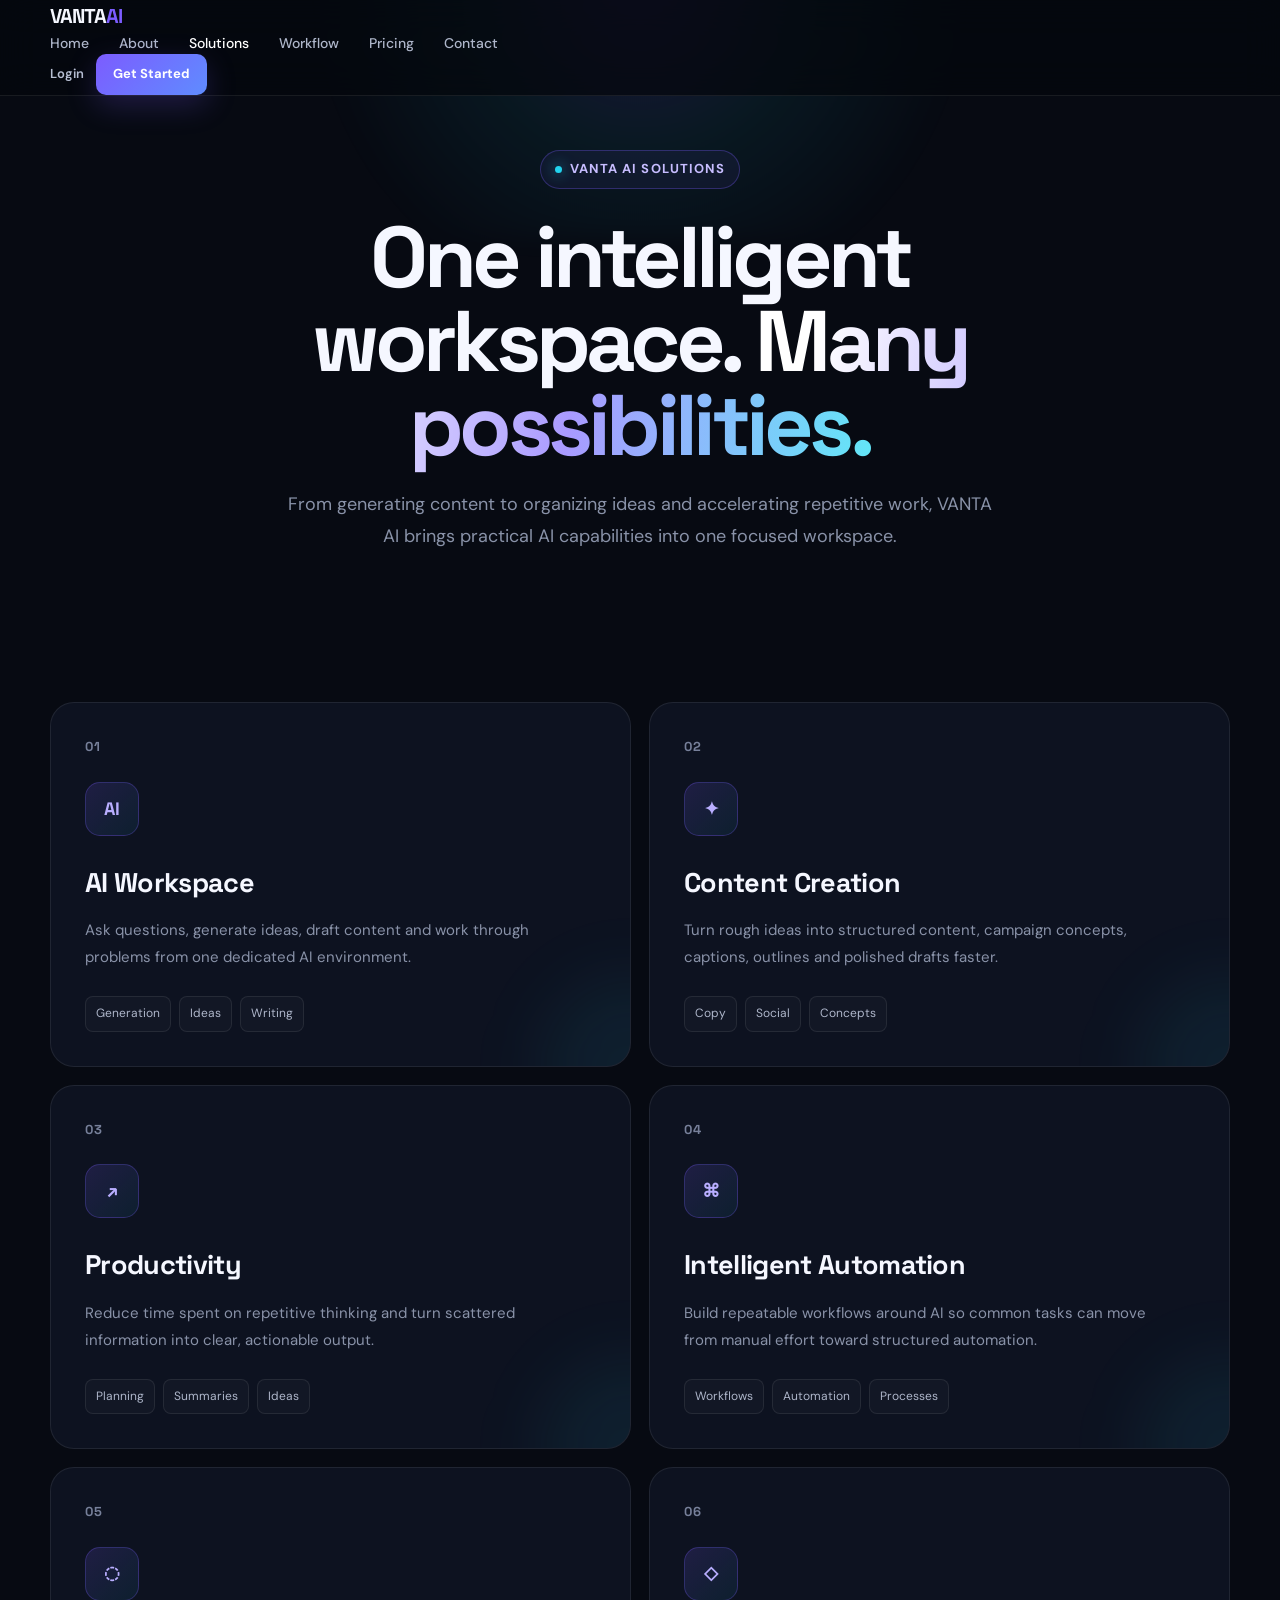
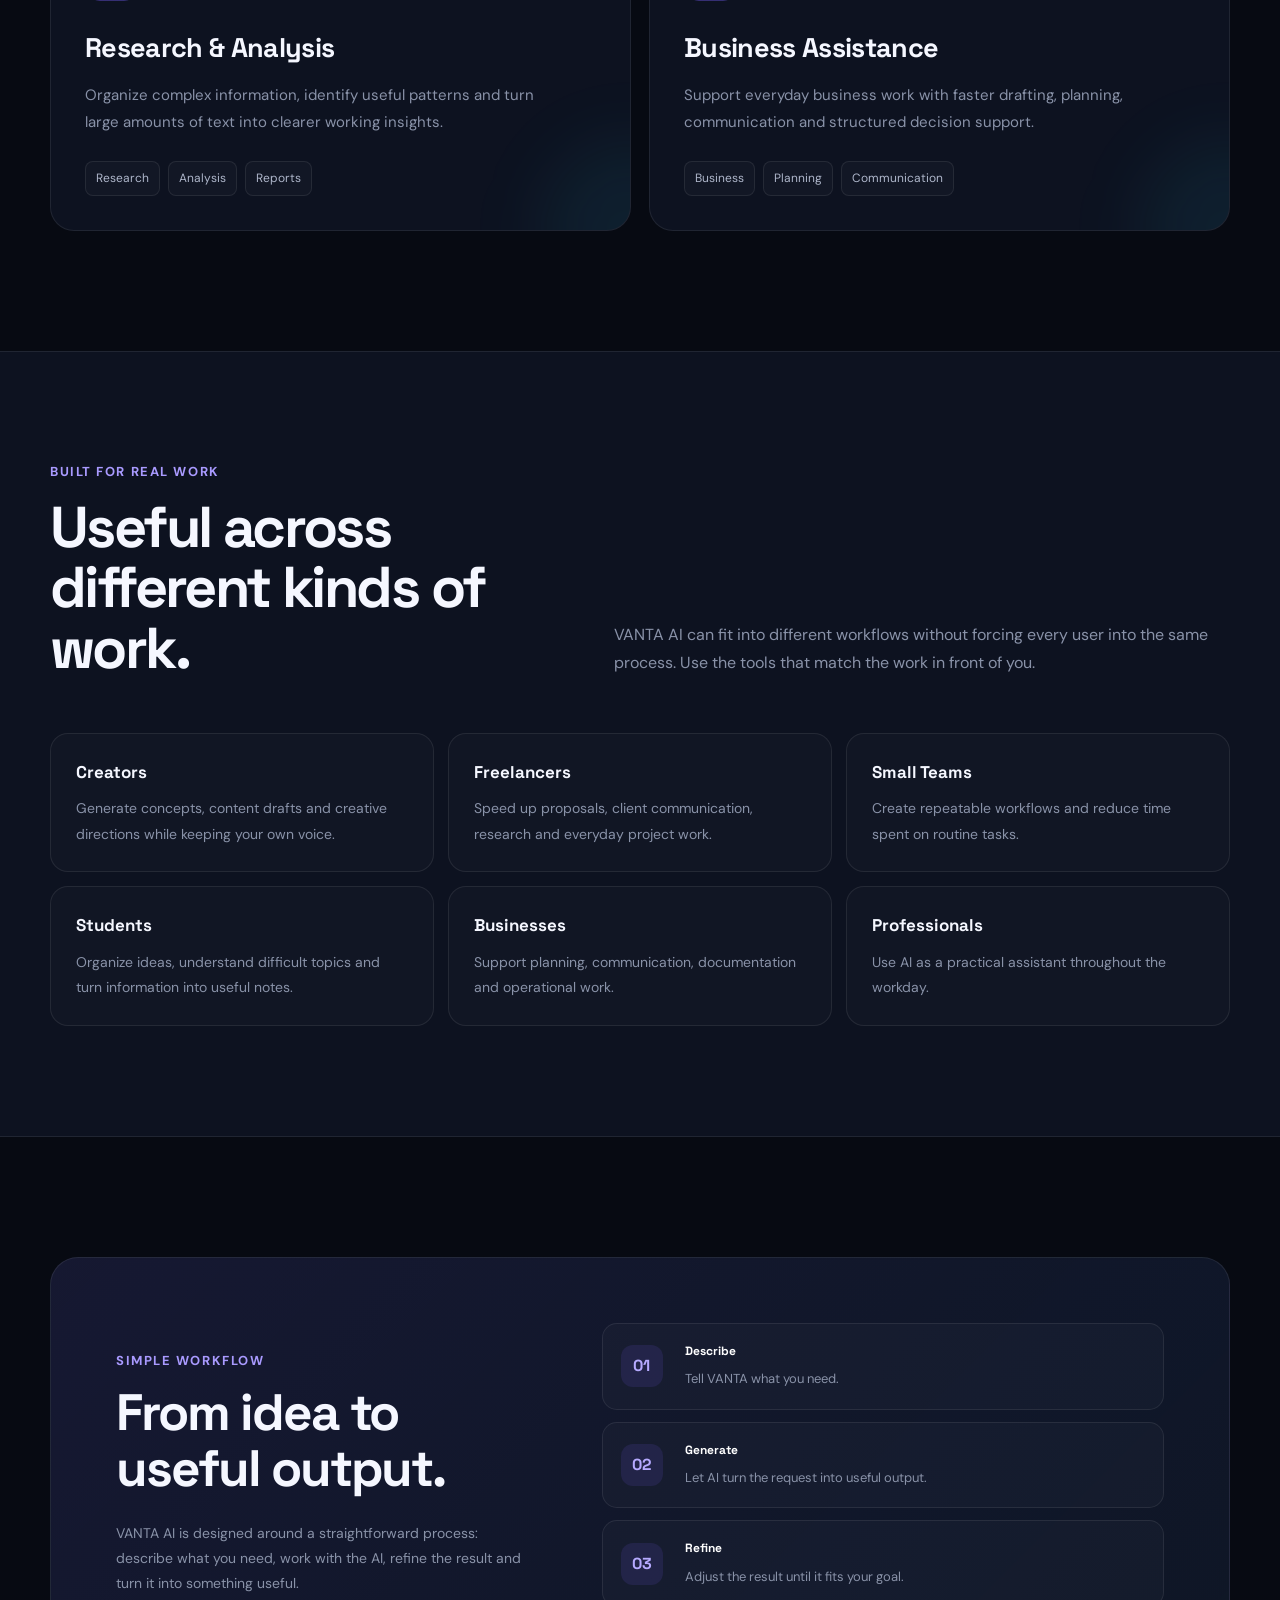
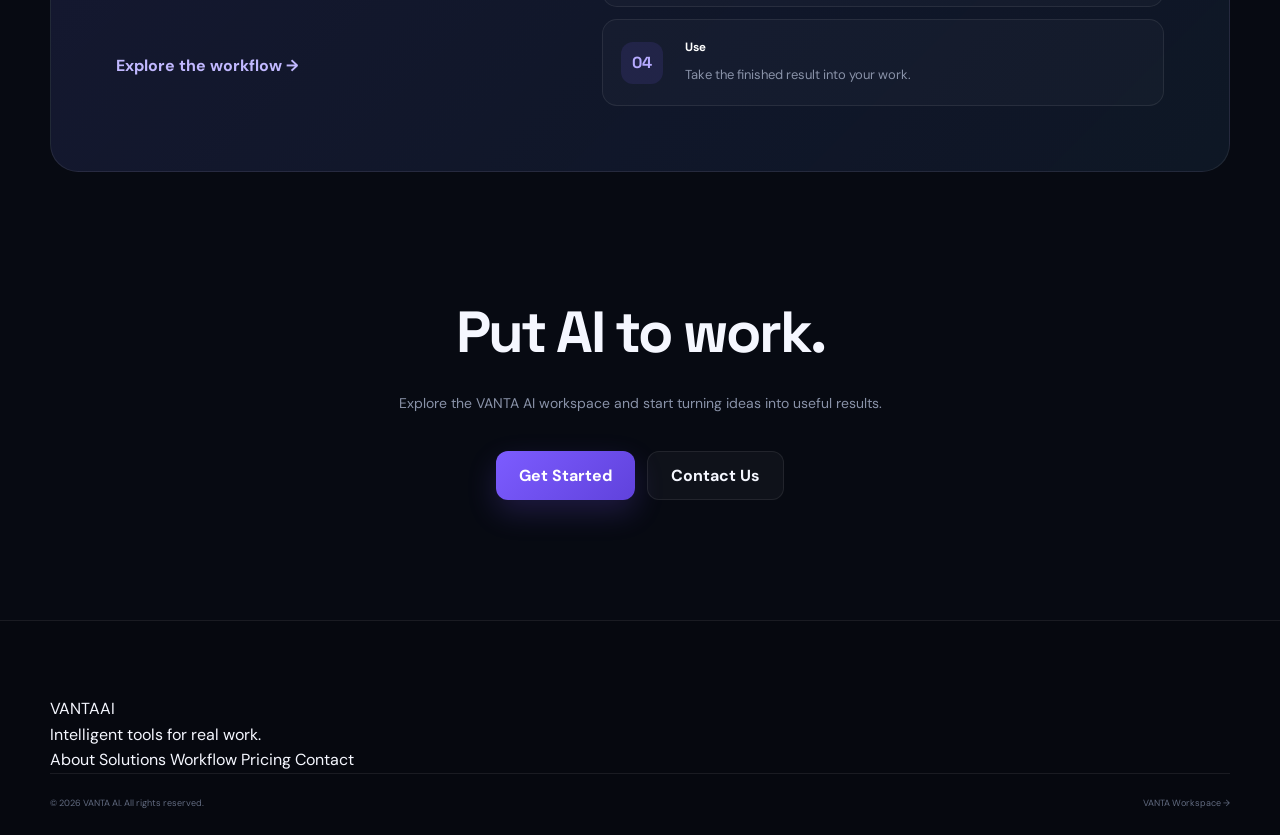
<file: solutions.html>
<!DOCTYPE html>
<html lang="en">
<head>
  <meta charset="UTF-8" />
  <meta name="viewport" content="width=device-width, initial-scale=1.0" />

  <title>Solutions — VANTA AI</title>

  <meta
    name="description"
    content="Explore VANTA AI solutions for content creation, research, productivity, automation and intelligent workflows."
  />

  <link rel="preconnect" href="https://fonts.googleapis.com" />
  <link rel="preconnect" href="https://fonts.gstatic.com" crossorigin />

  <link
    href="https://fonts.googleapis.com/css2?family=DM+Sans:wght@400;500;600;700&family=Space+Grotesk:wght@400;500;600;700&display=swap"
    rel="stylesheet"
  />

  <link rel="stylesheet" href="css/style.css" />

  <style>
    /* =========================================================
       VANTA AI — SOLUTIONS PAGE
       ========================================================= */

    :root {
      --v-bg: #070a12;
      --v-surface: #0d1220;
      --v-surface-2: #111827;
      --v-primary: #7c5cff;
      --v-cyan: #22d3ee;
      --v-text: #f5f7ff;
      --v-muted: #8992a8;
      --v-border: rgba(255, 255, 255, 0.08);
    }

    * {
      box-sizing: border-box;
    }

    body {
      margin: 0;
      background: var(--v-bg);
      color: var(--v-text);
      font-family: "DM Sans", sans-serif;
    }

    .solutions-page {
      min-height: 100vh;
      overflow: hidden;
    }

    .solutions-container {
      width: min(1180px, calc(100% - 40px));
      margin: 0 auto;
    }

    /* =========================================================
       HERO
       ========================================================= */

    .solutions-hero {
      position: relative;
      padding: 150px 0 110px;
      overflow: hidden;
    }

    .solutions-hero::before {
      content: "";
      position: absolute;
      width: 760px;
      height: 500px;
      left: 50%;
      top: -260px;
      transform: translateX(-50%);
      background:
        radial-gradient(
          circle,
          rgba(124, 92, 255, 0.18) 0%,
          rgba(34, 211, 238, 0.07) 36%,
          transparent 72%
        );
      filter: blur(12px);
      pointer-events: none;
    }

    .solutions-hero-inner {
      position: relative;
      max-width: 900px;
      margin: 0 auto;
      text-align: center;
    }

    .solutions-eyebrow {
      display: inline-flex;
      align-items: center;
      gap: 8px;
      padding: 8px 14px;
      border: 1px solid rgba(124, 92, 255, 0.3);
      border-radius: 999px;
      background: rgba(124, 92, 255, 0.07);
      color: #c7bdff;
      font-size: 13px;
      font-weight: 700;
      letter-spacing: 0.08em;
      text-transform: uppercase;
    }

    .solutions-eyebrow::before {
      content: "";
      width: 7px;
      height: 7px;
      border-radius: 50%;
      background: var(--v-cyan);
      box-shadow: 0 0 14px rgba(34, 211, 238, 0.8);
    }

    .solutions-title {
      margin: 26px 0 20px;
      font-family: "Space Grotesk", sans-serif;
      font-size: clamp(48px, 7vw, 86px);
      line-height: 0.98;
      letter-spacing: -0.055em;
    }

    .solutions-title span {
      background:
        linear-gradient(
          100deg,
          #ffffff 10%,
          #a99aff 55%,
          #62e7f7 100%
        );
      -webkit-background-clip: text;
      background-clip: text;
      color: transparent;
    }

    .solutions-lead {
      max-width: 720px;
      margin: 0 auto;
      color: var(--v-muted);
      font-size: 18px;
      line-height: 1.8;
    }

    /* =========================================================
       SOLUTION CARDS
       ========================================================= */

    .solutions-section {
      padding: 40px 0 120px;
    }

    .solutions-grid {
      display: grid;
      grid-template-columns: repeat(2, 1fr);
      gap: 18px;
    }

    .solution-card {
      position: relative;
      min-height: 340px;
      padding: 34px;
      border: 1px solid var(--v-border);
      border-radius: 24px;
      overflow: hidden;
      background: var(--v-surface);
      transition:
        transform 0.25s ease,
        border-color 0.25s ease,
        background 0.25s ease;
    }

    .solution-card:hover {
      transform: translateY(-6px);
      border-color: rgba(124, 92, 255, 0.38);
      background:
        radial-gradient(
          circle at 85% 15%,
          rgba(124, 92, 255, 0.1),
          transparent 35%
        ),
        var(--v-surface);
    }

    .solution-card::after {
      content: "";
      position: absolute;
      width: 180px;
      height: 180px;
      right: -90px;
      bottom: -90px;
      border-radius: 50%;
      background: rgba(34, 211, 238, 0.07);
      filter: blur(35px);
      pointer-events: none;
    }

    .solution-number {
      color: #77809a;
      font-family: "Space Grotesk", sans-serif;
      font-size: 13px;
      font-weight: 700;
      letter-spacing: 0.1em;
    }

    .solution-icon {
      display: flex;
      align-items: center;
      justify-content: center;
      width: 54px;
      height: 54px;
      margin: 24px 0 25px;
      border: 1px solid rgba(124, 92, 255, 0.28);
      border-radius: 15px;
      background:
        linear-gradient(
          135deg,
          rgba(124, 92, 255, 0.16),
          rgba(34, 211, 238, 0.07)
        );
      color: #b9aeff;
      font-family: "Space Grotesk", sans-serif;
      font-size: 18px;
      font-weight: 700;
    }

    .solution-card h2 {
      margin: 0 0 13px;
      font-family: "Space Grotesk", sans-serif;
      font-size: 27px;
      letter-spacing: -0.025em;
    }

    .solution-card p {
      max-width: 470px;
      margin: 0;
      color: var(--v-muted);
      font-size: 15px;
      line-height: 1.8;
    }

    .solution-tags {
      display: flex;
      flex-wrap: wrap;
      gap: 8px;
      margin-top: 25px;
    }

    .solution-tag {
      padding: 7px 10px;
      border: 1px solid var(--v-border);
      border-radius: 8px;
      background: rgba(255, 255, 255, 0.025);
      color: #aeb6ca;
      font-size: 12px;
    }

    /* =========================================================
       USE CASES
       ========================================================= */

    .use-cases {
      padding: 110px 0;
      border-top: 1px solid var(--v-border);
      border-bottom: 1px solid var(--v-border);
      background: var(--v-surface);
    }

    .use-cases-heading {
      display: grid;
      grid-template-columns: 0.9fr 1.1fr;
      gap: 60px;
      align-items: end;
      margin-bottom: 55px;
    }

    .section-kicker {
      color: #a99aff;
      font-size: 13px;
      font-weight: 700;
      letter-spacing: 0.12em;
      text-transform: uppercase;
    }

    .use-cases-heading h2 {
      margin: 14px 0 0;
      font-family: "Space Grotesk", sans-serif;
      font-size: clamp(35px, 4.5vw, 58px);
      line-height: 1.05;
      letter-spacing: -0.045em;
    }

    .use-cases-heading p {
      margin: 0;
      color: var(--v-muted);
      line-height: 1.8;
      font-size: 16px;
    }

    .use-case-list {
      display: grid;
      grid-template-columns: repeat(3, 1fr);
      gap: 14px;
    }

    .use-case {
      padding: 25px;
      border: 1px solid var(--v-border);
      border-radius: 18px;
      background: rgba(255, 255, 255, 0.018);
    }

    .use-case strong {
      display: block;
      margin-bottom: 9px;
      font-family: "Space Grotesk", sans-serif;
      font-size: 17px;
    }

    .use-case span {
      color: var(--v-muted);
      font-size: 14px;
      line-height: 1.65;
    }

    /* =========================================================
       WORKFLOW PREVIEW
       ========================================================= */

    .workflow-preview {
      padding: 120px 0;
    }

    .workflow-box {
      display: grid;
      grid-template-columns: 0.85fr 1.15fr;
      gap: 70px;
      align-items: center;
      padding: 65px;
      border: 1px solid var(--v-border);
      border-radius: 28px;
      background:
        linear-gradient(
          135deg,
          rgba(124, 92, 255, 0.08),
          rgba(34, 211, 238, 0.025)
        ),
        var(--v-surface);
    }

    .workflow-copy h2 {
      margin: 14px 0 18px;
      font-family: "Space Grotesk", sans-serif;
      font-size: clamp(34px, 4vw, 52px);
      line-height: 1.08;
      letter-spacing: -0.04em;
    }

    .workflow-copy p {
      margin: 0;
      color: var(--v-muted);
      line-height: 1.8;
    }

    .workflow-link {
      display: inline-flex;
      margin-top: 26px;
      color: #c1b8ff;
      text-decoration: none;
      font-weight: 700;
    }

    .workflow-steps {
      display: grid;
      gap: 12px;
    }

    .workflow-step {
      display: grid;
      grid-template-columns: 48px 1fr;
      gap: 16px;
      align-items: center;
      padding: 18px;
      border: 1px solid var(--v-border);
      border-radius: 15px;
      background: rgba(255, 255, 255, 0.025);
    }

    .step-number {
      display: flex;
      align-items: center;
      justify-content: center;
      width: 42px;
      height: 42px;
      border-radius: 12px;
      background: rgba(124, 92, 255, 0.12);
      color: #b6aaff;
      font-family: "Space Grotesk", sans-serif;
      font-weight: 700;
    }

    .workflow-step strong {
      display: block;
      margin-bottom: 4px;
      font-family: "Space Grotesk", sans-serif;
    }

    .workflow-step span {
      color: var(--v-muted);
      font-size: 13px;
    }

    /* =========================================================
       CTA
       ========================================================= */

    .solutions-cta {
      padding: 10px 0 120px;
    }

    .cta-inner {
      max-width: 760px;
      margin: 0 auto;
      text-align: center;
    }

    .cta-inner h2 {
      margin: 0 0 16px;
      font-family: "Space Grotesk", sans-serif;
      font-size: clamp(36px, 5vw, 58px);
      line-height: 1.05;
      letter-spacing: -0.045em;
    }

    .cta-inner p {
      max-width: 610px;
      margin: 0 auto 30px;
      color: var(--v-muted);
      line-height: 1.8;
    }

    .cta-actions {
      display: flex;
      justify-content: center;
      gap: 12px;
      flex-wrap: wrap;
    }

    .cta-btn {
      display: inline-flex;
      align-items: center;
      justify-content: center;
      min-height: 49px;
      padding: 0 23px;
      border-radius: 12px;
      text-decoration: none;
      font-weight: 700;
      transition: transform 0.2s ease;
    }

    .cta-btn:hover {
      transform: translateY(-2px);
    }

    .cta-primary {
      color: #fff;
      background: linear-gradient(
        135deg,
        var(--v-primary),
        #6042dc
      );
      box-shadow: 0 12px 30px rgba(124, 92, 255, 0.2);
    }

    .cta-secondary {
      color: var(--v-text);
      border: 1px solid var(--v-border);
      background: rgba(255, 255, 255, 0.035);
    }

    /* =========================================================
       RESPONSIVE
       ========================================================= */

    @media (max-width: 900px) {
      .solutions-hero {
        padding-top: 120px;
      }

      .solutions-grid {
        grid-template-columns: 1fr;
      }

      .use-cases-heading {
        grid-template-columns: 1fr;
        gap: 20px;
      }

      .use-case-list {
        grid-template-columns: 1fr;
      }

      .workflow-box {
        grid-template-columns: 1fr;
        gap: 45px;
        padding: 45px 32px;
      }
    }

    @media (max-width: 600px) {
      .solutions-container {
        width: min(100% - 28px, 1180px);
      }

      .solutions-hero {
        padding: 100px 0 80px;
      }

      .solutions-lead {
        font-size: 16px;
      }

      .solutions-section,
      .use-cases,
      .workflow-preview {
        padding: 80px 0;
      }

      .solution-card {
        min-height: auto;
        padding: 26px;
      }

      .workflow-box {
        padding: 32px 22px;
      }

      .solutions-cta {
        padding-bottom: 80px;
      }

      .cta-actions {
        flex-direction: column;
      }

      .cta-btn {
        width: 100%;
      }
    }
  </style>
</head>

<body>

  <div class="solutions-page">

    <!-- =======================================================
         HEADER
         ======================================================= -->

    <header class="site-header" id="siteHeader">
      <div class="solutions-container">

        <a href="index.html" class="logo">
          VANTA<span>AI</span>
        </a>

        <nav class="site-nav" aria-label="Main navigation">
          <a href="index.html">Home</a>
          <a href="about.html">About</a>
          <a href="solutions.html" class="active">Solutions</a>
          <a href="workflow.html">Workflow</a>
          <a href="pricing.html">Pricing</a>
          <a href="contact.html">Contact</a>
        </nav>

        <div class="header-actions">
          <a href="login.html" class="header-login">
            Login
          </a>

          <a href="login.html" class="header-cta">
            Get Started
          </a>
        </div>

        <button
          class="mobile-menu-btn"
          id="mobileMenuBtn"
          type="button"
          aria-label="Open navigation"
          aria-expanded="false"
        >
          <span></span>
          <span></span>
          <span></span>
        </button>

      </div>
    </header>


    <!-- =======================================================
         MAIN
         ======================================================= -->

    <main>

      <!-- HERO -->

      <section class="solutions-hero">

        <div class="solutions-container">

          <div class="solutions-hero-inner">

            <div class="solutions-eyebrow">
              VANTA AI Solutions
            </div>

            <h1 class="solutions-title">
              One intelligent workspace.
              <span>Many possibilities.</span>
            </h1>

            <p class="solutions-lead">
              From generating content to organizing ideas and
              accelerating repetitive work, VANTA AI brings
              practical AI capabilities into one focused
              workspace.
            </p>

          </div>

        </div>

      </section>


      <!-- SOLUTIONS -->

      <section class="solutions-section">

        <div class="solutions-container">

          <div class="solutions-grid">

            <article class="solution-card">

              <div class="solution-number">
                01
              </div>

              <div class="solution-icon">
                AI
              </div>

              <h2>
                AI Workspace
              </h2>

              <p>
                Ask questions, generate ideas, draft content
                and work through problems from one dedicated
                AI environment.
              </p>

              <div class="solution-tags">
                <span class="solution-tag">Generation</span>
                <span class="solution-tag">Ideas</span>
                <span class="solution-tag">Writing</span>
              </div>

            </article>


            <article class="solution-card">

              <div class="solution-number">
                02
              </div>

              <div class="solution-icon">
                ✦
              </div>

              <h2>
                Content Creation
              </h2>

              <p>
                Turn rough ideas into structured content,
                campaign concepts, captions, outlines and
                polished drafts faster.
              </p>

              <div class="solution-tags">
                <span class="solution-tag">Copy</span>
                <span class="solution-tag">Social</span>
                <span class="solution-tag">Concepts</span>
              </div>

            </article>


            <article class="solution-card">

              <div class="solution-number">
                03
              </div>

              <div class="solution-icon">
                ↗
              </div>

              <h2>
                Productivity
              </h2>

              <p>
                Reduce time spent on repetitive thinking and
                turn scattered information into clear,
                actionable output.
              </p>

              <div class="solution-tags">
                <span class="solution-tag">Planning</span>
                <span class="solution-tag">Summaries</span>
                <span class="solution-tag">Ideas</span>
              </div>

            </article>


            <article class="solution-card">

              <div class="solution-number">
                04
              </div>

              <div class="solution-icon">
                ⌘
              </div>

              <h2>
                Intelligent Automation
              </h2>

              <p>
                Build repeatable workflows around AI so
                common tasks can move from manual effort toward
                structured automation.
              </p>

              <div class="solution-tags">
                <span class="solution-tag">Workflows</span>
                <span class="solution-tag">Automation</span>
                <span class="solution-tag">Processes</span>
              </div>

            </article>


            <article class="solution-card">

              <div class="solution-number">
                05
              </div>

              <div class="solution-icon">
                ◌
              </div>

              <h2>
                Research & Analysis
              </h2>

              <p>
                Organize complex information, identify useful
                patterns and turn large amounts of text into
                clearer working insights.
              </p>

              <div class="solution-tags">
                <span class="solution-tag">Research</span>
                <span class="solution-tag">Analysis</span>
                <span class="solution-tag">Reports</span>
              </div>

            </article>


            <article class="solution-card">

              <div class="solution-number">
                06
              </div>

              <div class="solution-icon">
                ◇
              </div>

              <h2>
                Business Assistance
              </h2>

              <p>
                Support everyday business work with faster
                drafting, planning, communication and
                structured decision support.
              </p>

              <div class="solution-tags">
                <span class="solution-tag">Business</span>
                <span class="solution-tag">Planning</span>
                <span class="solution-tag">Communication</span>
              </div>

            </article>

          </div>

        </div>

      </section>


      <!-- USE CASES -->

      <section class="use-cases">

        <div class="solutions-container">

          <div class="use-cases-heading">

            <div>
              <div class="section-kicker">
                Built for real work
              </div>

              <h2>
                Useful across different kinds of work.
              </h2>
            </div>

            <p>
              VANTA AI can fit into different workflows
              without forcing every user into the same process.
              Use the tools that match the work in front of you.
            </p>

          </div>


          <div class="use-case-list">

            <div class="use-case">
              <strong>Creators</strong>
              <span>
                Generate concepts, content drafts and creative
                directions while keeping your own voice.
              </span>
            </div>

            <div class="use-case">
              <strong>Freelancers</strong>
              <span>
                Speed up proposals, client communication,
                research and everyday project work.
              </span>
            </div>

            <div class="use-case">
              <strong>Small Teams</strong>
              <span>
                Create repeatable workflows and reduce time
                spent on routine tasks.
              </span>
            </div>

            <div class="use-case">
              <strong>Students</strong>
              <span>
                Organize ideas, understand difficult topics
                and turn information into useful notes.
              </span>
            </div>

            <div class="use-case">
              <strong>Businesses</strong>
              <span>
                Support planning, communication, documentation
                and operational work.
              </span>
            </div>

            <div class="use-case">
              <strong>Professionals</strong>
              <span>
                Use AI as a practical assistant throughout the
                workday.
              </span>
            </div>

          </div>

        </div>

      </section>


      <!-- WORKFLOW PREVIEW -->

      <section class="workflow-preview">

        <div class="solutions-container">

          <div class="workflow-box">

            <div class="workflow-copy">

              <div class="section-kicker">
                Simple workflow
              </div>

              <h2>
                From idea to useful output.
              </h2>

              <p>
                VANTA AI is designed around a straightforward
                process: describe what you need, work with the
                AI, refine the result and turn it into something
                useful.
              </p>

              <a
                href="workflow.html"
                class="workflow-link"
              >
                Explore the workflow →
              </a>

            </div>


            <div class="workflow-steps">

              <div class="workflow-step">

                <div class="step-number">
                  01
                </div>

                <div>
                  <strong>Describe</strong>
                  <span>
                    Tell VANTA what you need.
                  </span>
                </div>

              </div>


              <div class="workflow-step">

                <div class="step-number">
                  02
                </div>

                <div>
                  <strong>Generate</strong>
                  <span>
                    Let AI turn the request into useful output.
                  </span>
                </div>

              </div>


              <div class="workflow-step">

                <div class="step-number">
                  03
                </div>

                <div>
                  <strong>Refine</strong>
                  <span>
                    Adjust the result until it fits your goal.
                  </span>
                </div>

              </div>


              <div class="workflow-step">

                <div class="step-number">
                  04
                </div>

                <div>
                  <strong>Use</strong>
                  <span>
                    Take the finished result into your work.
                  </span>
                </div>

              </div>

            </div>

          </div>

        </div>

      </section>


      <!-- CTA -->

      <section class="solutions-cta">

        <div class="solutions-container">

          <div class="cta-inner">

            <h2>
              Put AI to work.
            </h2>

            <p>
              Explore the VANTA AI workspace and start turning
              ideas into useful results.
            </p>

            <div class="cta-actions">

              <a
                href="login.html"
                class="cta-btn cta-primary"
              >
                Get Started
              </a>

              <a
                href="contact.html"
                class="cta-btn cta-secondary"
              >
                Contact Us
              </a>

            </div>

          </div>

        </div>

      </section>

    </main>


    <!-- =======================================================
         FOOTER
         ======================================================= -->

    <footer class="site-footer">

      <div class="solutions-container">

        <div class="footer-inner">

          <div>
            <a href="index.html" class="logo">
              VANTA<span>AI</span>
            </a>

            <p>
              Intelligent tools for real work.
            </p>
          </div>

          <div class="footer-links">
            <a href="about.html">About</a>
            <a href="solutions.html">Solutions</a>
            <a href="workflow.html">Workflow</a>
            <a href="pricing.html">Pricing</a>
            <a href="contact.html">Contact</a>
          </div>

        </div>

        <div class="footer-bottom">

          <span>
            © <span id="year"></span>
            VANTA AI. All rights reserved.
          </span>

          <a href="login.html">
            VANTA Workspace →
          </a>

        </div>

      </div>

    </footer>

  </div>


  <script src="js/main.js"></script>

</body>
</html>
</file>
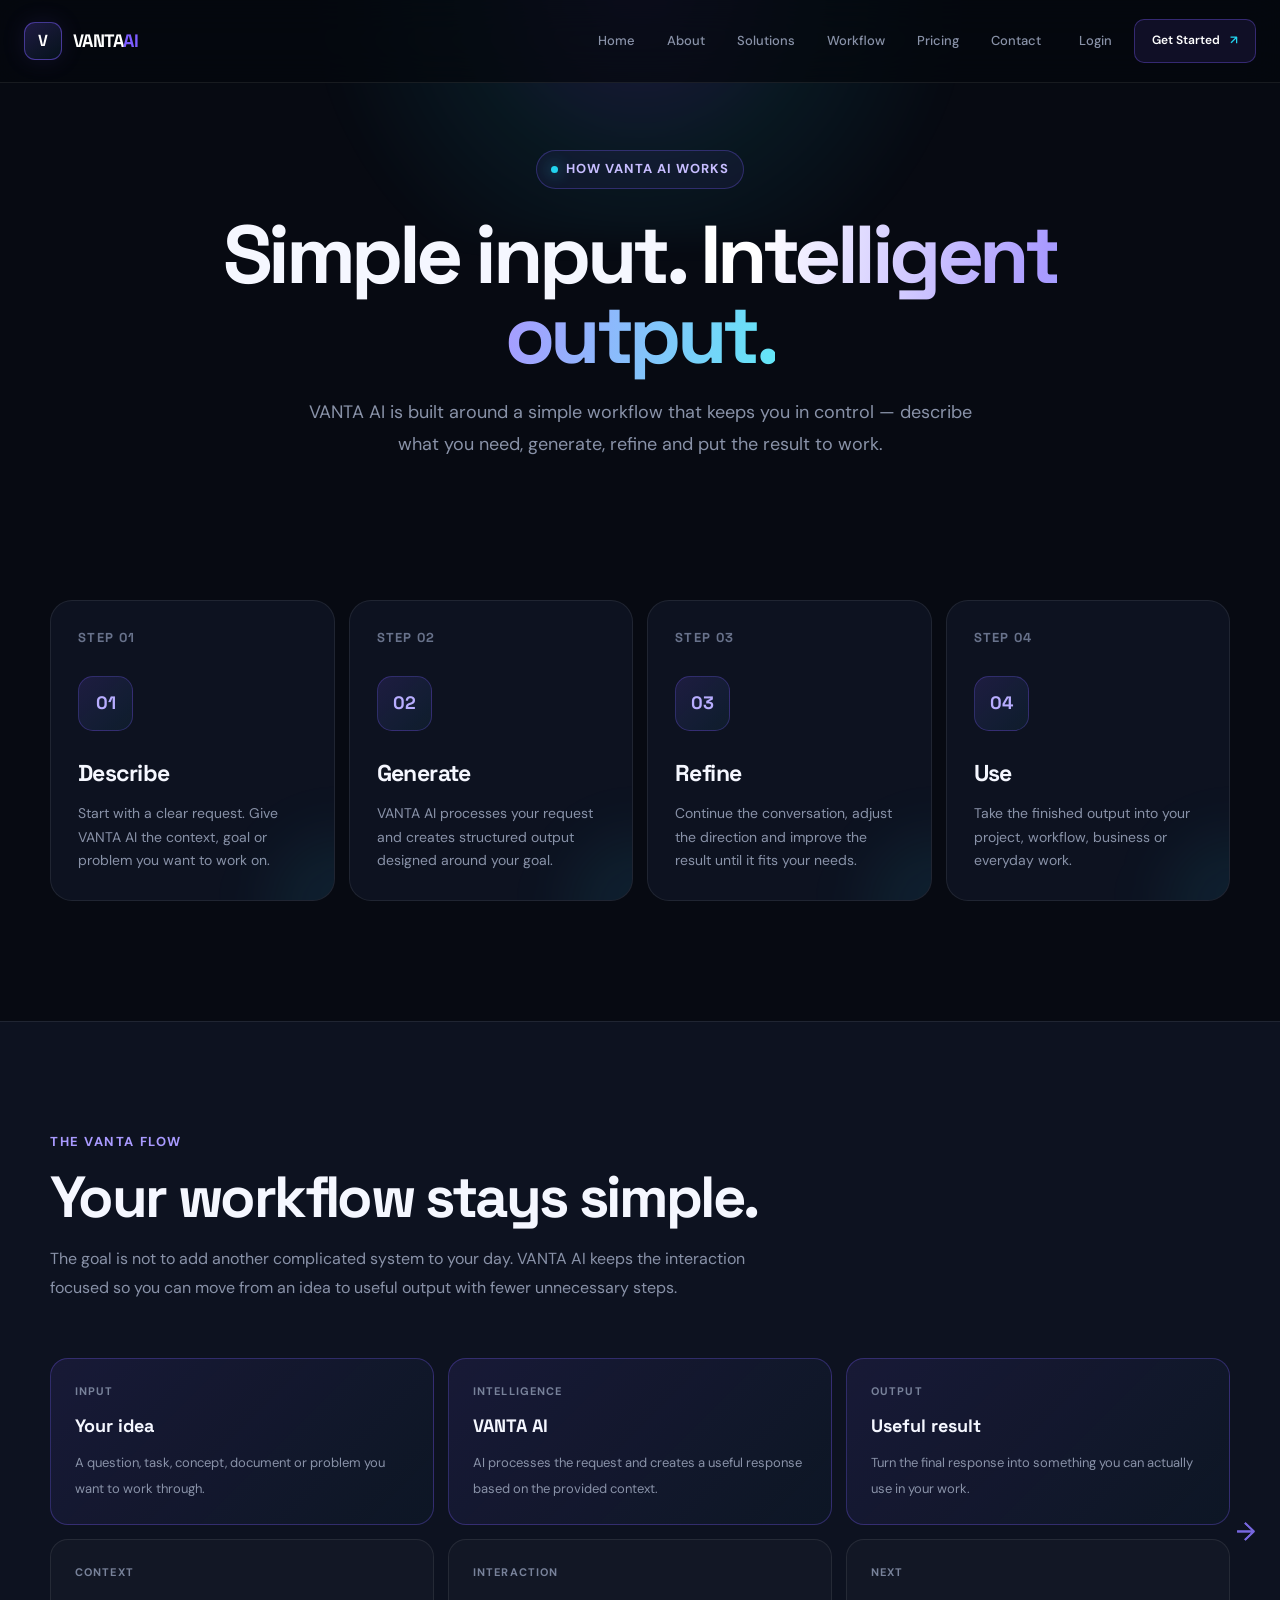
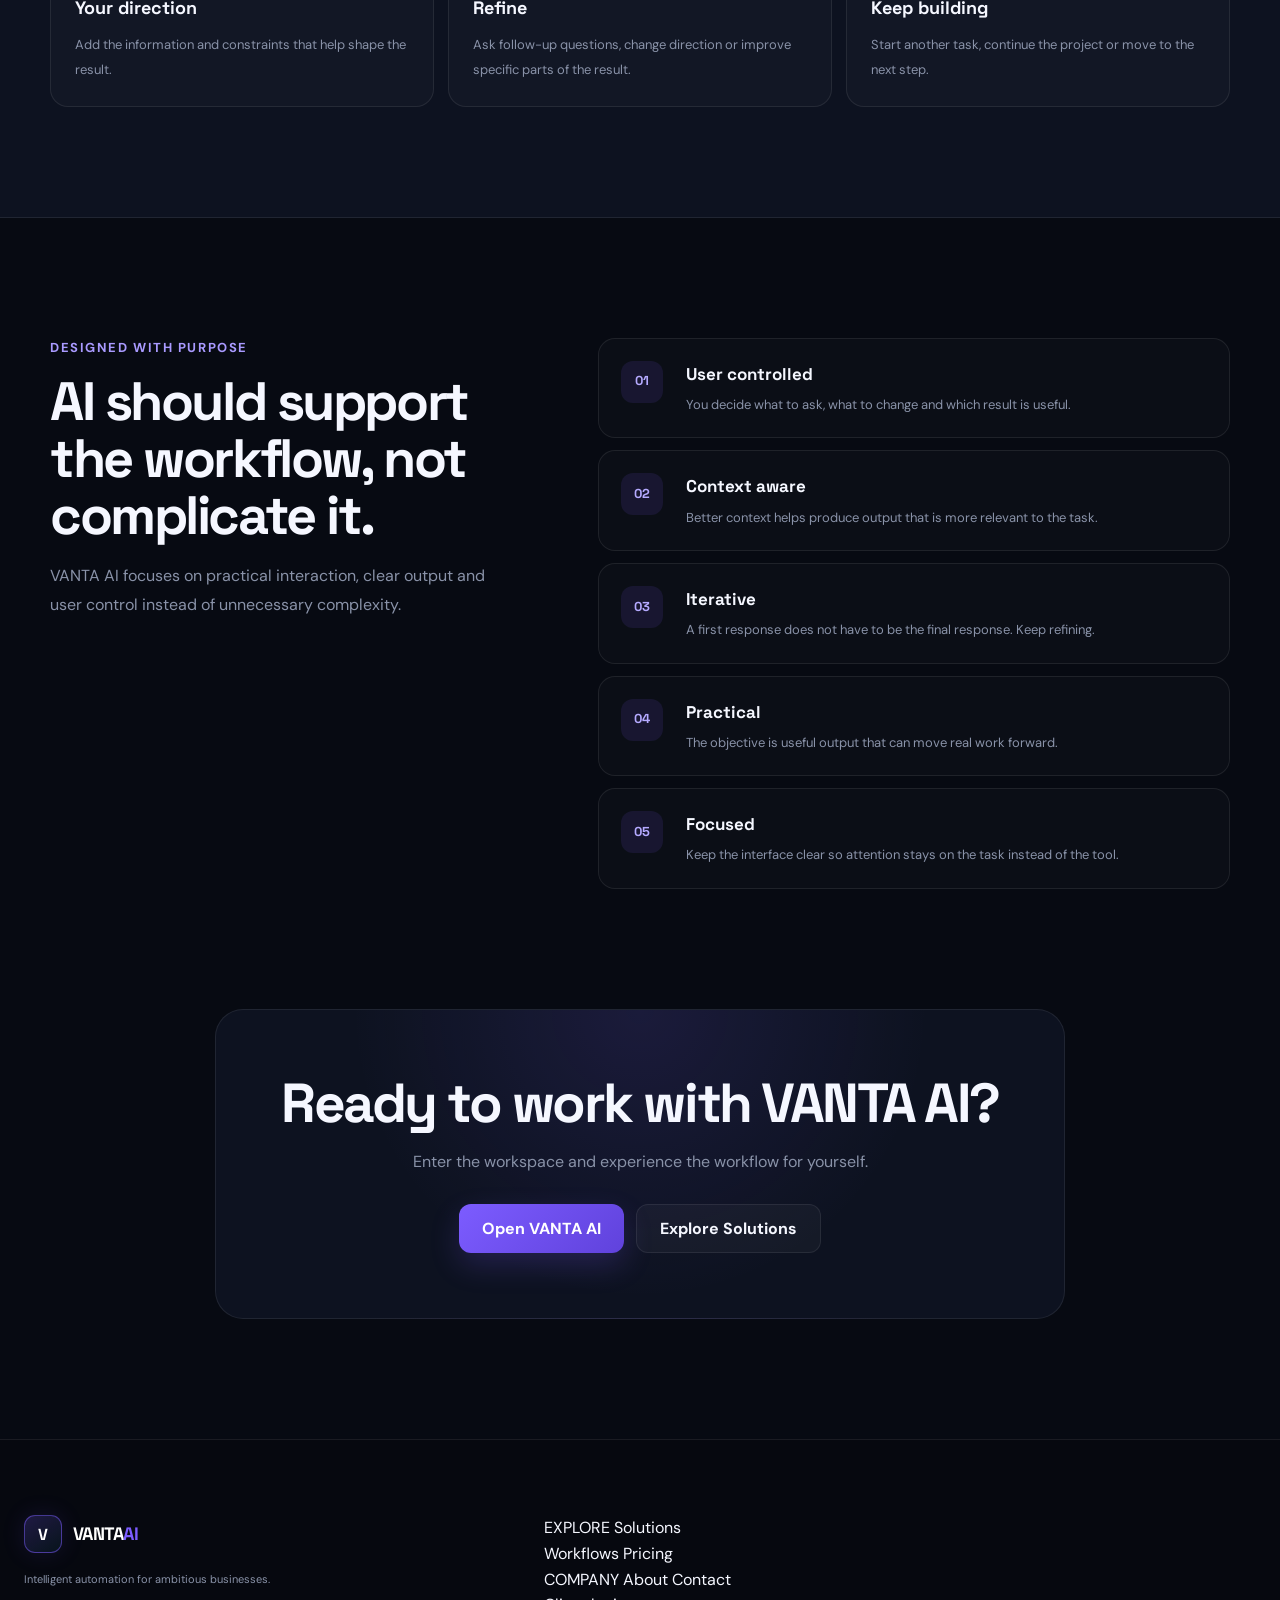
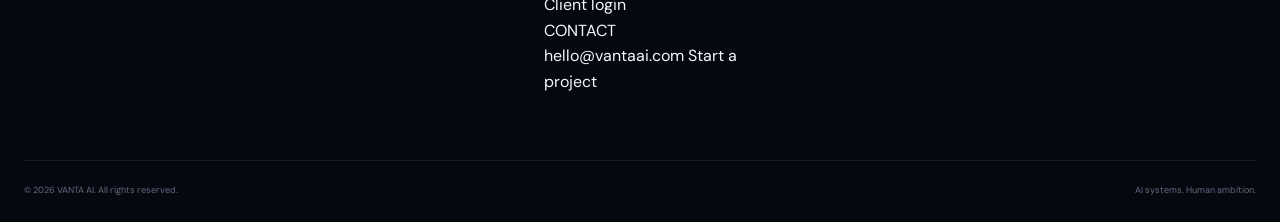
<file: workflows.html>
<!DOCTYPE html>
<html lang="en">
<head>
  <meta charset="UTF-8" />
  <meta name="viewport" content="width=device-width, initial-scale=1.0" />

  <title>Workflow — VANTA AI</title>

  <meta
    name="description"
    content="Discover how VANTA AI turns ideas into structured, useful AI-powered output."
  />

  <link rel="preconnect" href="https://fonts.googleapis.com" />
  <link rel="preconnect" href="https://fonts.gstatic.com" crossorigin />

  <link
    href="https://fonts.googleapis.com/css2?family=DM+Sans:wght@400;500;600;700&family=Space+Grotesk:wght@400;500;600;700&display=swap"
    rel="stylesheet"
  />

  <link rel="stylesheet" href="css/style.css" />

  <style>
    /* =========================================================
       VANTA AI — WORKFLOW PAGE
       ========================================================= */

    :root {
      --v-bg: #070a12;
      --v-surface: #0d1220;
      --v-surface-2: #111827;
      --v-primary: #7c5cff;
      --v-cyan: #22d3ee;
      --v-text: #f5f7ff;
      --v-muted: #8992a8;
      --v-border: rgba(255, 255, 255, 0.08);
    }

    * {
      box-sizing: border-box;
    }

    body {
      margin: 0;
      background: var(--v-bg);
      color: var(--v-text);
      font-family: "DM Sans", sans-serif;
    }

    .workflow-page {
      min-height: 100vh;
      overflow: hidden;
    }

    .workflow-container {
      width: min(1180px, calc(100% - 40px));
      margin: 0 auto;
    }

    /* =========================================================
       HERO
       ========================================================= */

    .workflow-hero {
      position: relative;
      padding: 150px 0 105px;
      overflow: hidden;
    }

    .workflow-hero::before {
      content: "";
      position: absolute;
      width: 760px;
      height: 500px;
      top: -260px;
      left: 50%;
      transform: translateX(-50%);
      background:
        radial-gradient(
          circle,
          rgba(124, 92, 255, 0.2) 0%,
          rgba(34, 211, 238, 0.07) 38%,
          transparent 72%
        );
      filter: blur(14px);
      pointer-events: none;
    }

    .workflow-hero-content {
      position: relative;
      max-width: 880px;
      margin: 0 auto;
      text-align: center;
    }

    .workflow-eyebrow {
      display: inline-flex;
      align-items: center;
      gap: 8px;
      padding: 8px 14px;
      border: 1px solid rgba(124, 92, 255, 0.3);
      border-radius: 999px;
      background: rgba(124, 92, 255, 0.07);
      color: #c7bdff;
      font-size: 13px;
      font-weight: 700;
      letter-spacing: 0.08em;
      text-transform: uppercase;
    }

    .workflow-eyebrow::before {
      content: "";
      width: 7px;
      height: 7px;
      border-radius: 50%;
      background: var(--v-cyan);
      box-shadow: 0 0 15px rgba(34, 211, 238, 0.8);
    }

    .workflow-hero h1 {
      margin: 26px 0 20px;
      font-family: "Space Grotesk", sans-serif;
      font-size: clamp(48px, 7vw, 82px);
      line-height: 0.98;
      letter-spacing: -0.055em;
    }

    .workflow-hero h1 span {
      background:
        linear-gradient(
          100deg,
          #ffffff 10%,
          #a99aff 55%,
          #62e7f7 100%
        );
      -webkit-background-clip: text;
      background-clip: text;
      color: transparent;
    }

    .workflow-hero p {
      max-width: 700px;
      margin: 0 auto;
      color: var(--v-muted);
      font-size: 18px;
      line-height: 1.8;
    }

    /* =========================================================
       PROCESS
       ========================================================= */

    .workflow-process {
      padding: 35px 0 120px;
    }

    .process-grid {
      display: grid;
      grid-template-columns: repeat(4, 1fr);
      gap: 14px;
    }

    .process-card {
      position: relative;
      min-height: 290px;
      padding: 27px;
      border: 1px solid var(--v-border);
      border-radius: 22px;
      background: var(--v-surface);
      overflow: hidden;
      transition:
        transform 0.25s ease,
        border-color 0.25s ease,
        background 0.25s ease;
    }

    .process-card:hover {
      transform: translateY(-6px);
      border-color: rgba(124, 92, 255, 0.38);
      background:
        radial-gradient(
          circle at 80% 10%,
          rgba(124, 92, 255, 0.1),
          transparent 42%
        ),
        var(--v-surface);
    }

    .process-card::after {
      content: "";
      position: absolute;
      width: 140px;
      height: 140px;
      right: -75px;
      bottom: -75px;
      border-radius: 50%;
      background: rgba(34, 211, 238, 0.07);
      filter: blur(30px);
      pointer-events: none;
    }

    .process-number {
      color: #68728b;
      font-family: "Space Grotesk", sans-serif;
      font-size: 13px;
      font-weight: 700;
      letter-spacing: 0.1em;
    }

    .process-icon {
      display: flex;
      align-items: center;
      justify-content: center;
      width: 55px;
      height: 55px;
      margin: 27px 0 24px;
      border: 1px solid rgba(124, 92, 255, 0.28);
      border-radius: 15px;
      background:
        linear-gradient(
          135deg,
          rgba(124, 92, 255, 0.15),
          rgba(34, 211, 238, 0.06)
        );
      color: #b8adff;
      font-family: "Space Grotesk", sans-serif;
      font-size: 18px;
      font-weight: 700;
    }

    .process-card h2 {
      margin: 0 0 10px;
      font-family: "Space Grotesk", sans-serif;
      font-size: 23px;
      letter-spacing: -0.025em;
    }

    .process-card p {
      margin: 0;
      color: var(--v-muted);
      font-size: 14px;
      line-height: 1.7;
    }

    /* =========================================================
       VISUAL WORKFLOW
       ========================================================= */

    .workflow-visual {
      padding: 110px 0;
      border-top: 1px solid var(--v-border);
      border-bottom: 1px solid var(--v-border);
      background: var(--v-surface);
    }

    .visual-heading {
      max-width: 720px;
      margin-bottom: 55px;
    }

    .section-kicker {
      color: #a99aff;
      font-size: 13px;
      font-weight: 700;
      letter-spacing: 0.12em;
      text-transform: uppercase;
    }

    .visual-heading h2 {
      margin: 14px 0 17px;
      font-family: "Space Grotesk", sans-serif;
      font-size: clamp(36px, 5vw, 58px);
      line-height: 1.05;
      letter-spacing: -0.045em;
    }

    .visual-heading p {
      margin: 0;
      color: var(--v-muted);
      line-height: 1.8;
    }

    .flow-diagram {
      position: relative;
      display: grid;
      grid-template-columns: repeat(3, 1fr);
      gap: 14px;
    }

    .flow-column {
      display: grid;
      gap: 14px;
    }

    .flow-box {
      position: relative;
      min-height: 145px;
      padding: 24px;
      border: 1px solid var(--v-border);
      border-radius: 18px;
      background: rgba(255, 255, 255, 0.025);
    }

    .flow-box.highlight {
      border-color: rgba(124, 92, 255, 0.3);
      background:
        linear-gradient(
          135deg,
          rgba(124, 92, 255, 0.1),
          rgba(34, 211, 238, 0.025)
        );
    }

    .flow-box small {
      display: block;
      margin-bottom: 12px;
      color: #78829a;
      font-size: 11px;
      font-weight: 700;
      letter-spacing: 0.1em;
      text-transform: uppercase;
    }

    .flow-box strong {
      display: block;
      margin-bottom: 8px;
      font-family: "Space Grotesk", sans-serif;
      font-size: 18px;
    }

    .flow-box span {
      color: var(--v-muted);
      font-size: 13px;
      line-height: 1.65;
    }

    .flow-arrow {
      position: absolute;
      top: 50%;
      right: -25px;
      z-index: 3;
      transform: translateY(-50%);
      color: #7767df;
      font-size: 25px;
    }

    /* =========================================================
       PRINCIPLES
       ========================================================= */

    .workflow-principles {
      padding: 120px 0;
    }

    .principles-layout {
      display: grid;
      grid-template-columns: 0.85fr 1.15fr;
      gap: 80px;
      align-items: start;
    }

    .principles-intro h2 {
      margin: 14px 0 18px;
      font-family: "Space Grotesk", sans-serif;
      font-size: clamp(35px, 4.5vw, 54px);
      line-height: 1.06;
      letter-spacing: -0.045em;
    }

    .principles-intro p {
      margin: 0;
      color: var(--v-muted);
      line-height: 1.8;
    }

    .principles-list {
      display: grid;
      gap: 12px;
    }

    .principle {
      display: grid;
      grid-template-columns: 48px 1fr;
      gap: 17px;
      padding: 22px;
      border: 1px solid var(--v-border);
      border-radius: 17px;
      background: rgba(255, 255, 255, 0.02);
    }

    .principle-index {
      display: flex;
      align-items: center;
      justify-content: center;
      width: 42px;
      height: 42px;
      border-radius: 12px;
      background: rgba(124, 92, 255, 0.11);
      color: #b5aaff;
      font-family: "Space Grotesk", sans-serif;
      font-size: 13px;
      font-weight: 700;
    }

    .principle h3 {
      margin: 0 0 6px;
      font-family: "Space Grotesk", sans-serif;
      font-size: 17px;
    }

    .principle p {
      margin: 0;
      color: var(--v-muted);
      font-size: 13px;
      line-height: 1.65;
    }

    /* =========================================================
       CTA
       ========================================================= */

    .workflow-cta {
      padding: 0 0 120px;
    }

    .cta-box {
      position: relative;
      max-width: 850px;
      margin: 0 auto;
      padding: 65px 35px;
      text-align: center;
      border: 1px solid var(--v-border);
      border-radius: 28px;
      overflow: hidden;
      background:
        radial-gradient(
          circle at 50% 0%,
          rgba(124, 92, 255, 0.12),
          transparent 55%
        ),
        var(--v-surface);
    }

    .cta-box h2 {
      margin: 0 0 15px;
      font-family: "Space Grotesk", sans-serif;
      font-size: clamp(35px, 5vw, 55px);
      line-height: 1.05;
      letter-spacing: -0.045em;
    }

    .cta-box p {
      max-width: 600px;
      margin: 0 auto 28px;
      color: var(--v-muted);
      line-height: 1.8;
    }

    .cta-actions {
      display: flex;
      justify-content: center;
      gap: 12px;
      flex-wrap: wrap;
    }

    .cta-btn {
      display: inline-flex;
      align-items: center;
      justify-content: center;
      min-height: 49px;
      padding: 0 23px;
      border-radius: 12px;
      text-decoration: none;
      font-weight: 700;
      transition: transform 0.2s ease;
    }

    .cta-btn:hover {
      transform: translateY(-2px);
    }

    .cta-primary {
      color: #fff;
      background: linear-gradient(
        135deg,
        var(--v-primary),
        #6042dc
      );
      box-shadow: 0 12px 30px rgba(124, 92, 255, 0.2);
    }

    .cta-secondary {
      color: var(--v-text);
      border: 1px solid var(--v-border);
      background: rgba(255, 255, 255, 0.035);
    }

    /* =========================================================
       RESPONSIVE
       ========================================================= */

    @media (max-width: 1000px) {
      .process-grid {
        grid-template-columns: repeat(2, 1fr);
      }

      .principles-layout {
        grid-template-columns: 1fr;
        gap: 45px;
      }
    }

    @media (max-width: 800px) {
      .flow-diagram {
        grid-template-columns: 1fr;
      }

      .flow-arrow {
        display: none;
      }
    }

    @media (max-width: 600px) {
      .workflow-container {
        width: min(100% - 28px, 1180px);
      }

      .workflow-hero {
        padding: 100px 0 80px;
      }

      .workflow-hero p {
        font-size: 16px;
      }

      .workflow-process,
      .workflow-visual,
      .workflow-principles {
        padding: 80px 0;
      }

      .process-grid {
        grid-template-columns: 1fr;
      }

      .process-card {
        min-height: auto;
      }

      .cta-box {
        padding: 45px 22px;
      }

      .cta-actions {
        flex-direction: column;
      }

      .cta-btn {
        width: 100%;
      }

      .workflow-cta {
        padding-bottom: 80px;
      }
    }
  </style>
</head>

<body>

  <div class="workflow-page">

    <!-- =======================================================
         HEADER
         ======================================================= -->

    <header class="site-header" id="siteHeader">

      <div class="container nav-container">

        <a href="index.html" class="brand">
          <span class="brand-mark">V</span>
          <span class="brand-name">VANTA<span>AI</span></span>
        </a>

        <nav class="desktop-nav" aria-label="Main navigation">
          <a href="index.html">Home</a>
          <a href="about.html">About</a>
          <a href="solutions.html">Solutions</a>
          <a href="workflows.html" class="active">Workflow</a>
          <a href="pricing.html">Pricing</a>
          <a href="contact.html">Contact</a>
        </nav>

        <div class="nav-actions">
          <a href="login.html" class="nav-login">Login</a>
          <a href="login.html" class="nav-cta">
            Get Started <span>↗</span>
          </a>
        </div>

        <button
          class="mobile-menu-btn"
          id="mobileMenuBtn"
          type="button"
          aria-label="Open menu"
          aria-expanded="false"
        >
          <span></span>
          <span></span>
        </button>

      </div>

      <div class="mobile-nav" id="mobileNav">
        <a href="index.html">Home</a>
        <a href="about.html">About</a>
        <a href="solutions.html">Solutions</a>
        <a href="workflows.html">Workflow</a>
        <a href="pricing.html">Pricing</a>
        <a href="contact.html">Contact</a>

        <div class="mobile-nav-bottom">
          <a href="login.html">Login</a>
          <a href="login.html">Get Started ↗</a>
        </div>
      </div>

    </header>


    <!-- =======================================================
         MAIN
         ======================================================= -->

    <main>

      <!-- HERO -->

      <section class="workflow-hero">

        <div class="workflow-container">

          <div class="workflow-hero-content">

            <div class="workflow-eyebrow">
              How VANTA AI Works
            </div>

            <h1>
              Simple input.
              <span>Intelligent output.</span>
            </h1>

            <p>
              VANTA AI is built around a simple workflow that
              keeps you in control — describe what you need,
              generate, refine and put the result to work.
            </p>

          </div>

        </div>

      </section>


      <!-- FOUR STEPS -->

      <section class="workflow-process">

        <div class="workflow-container">

          <div class="process-grid">

            <article class="process-card">

              <div class="process-number">
                STEP 01
              </div>

              <div class="process-icon">
                01
              </div>

              <h2>
                Describe
              </h2>

              <p>
                Start with a clear request. Give VANTA AI the
                context, goal or problem you want to work on.
              </p>

            </article>


            <article class="process-card">

              <div class="process-number">
                STEP 02
              </div>

              <div class="process-icon">
                02
              </div>

              <h2>
                Generate
              </h2>

              <p>
                VANTA AI processes your request and creates
                structured output designed around your goal.
              </p>

            </article>


            <article class="process-card">

              <div class="process-number">
                STEP 03
              </div>

              <div class="process-icon">
                03
              </div>

              <h2>
                Refine
              </h2>

              <p>
                Continue the conversation, adjust the direction
                and improve the result until it fits your needs.
              </p>

            </article>


            <article class="process-card">

              <div class="process-number">
                STEP 04
              </div>

              <div class="process-icon">
                04
              </div>

              <h2>
                Use
              </h2>

              <p>
                Take the finished output into your project,
                workflow, business or everyday work.
              </p>

            </article>

          </div>

        </div>

      </section>


      <!-- VISUAL WORKFLOW -->

      <section class="workflow-visual">

        <div class="workflow-container">

          <div class="visual-heading">

            <div class="section-kicker">
              The VANTA Flow
            </div>

            <h2>
              Your workflow stays simple.
            </h2>

            <p>
              The goal is not to add another complicated system
              to your day. VANTA AI keeps the interaction focused
              so you can move from an idea to useful output with
              fewer unnecessary steps.
            </p>

          </div>


          <div class="flow-diagram">

            <div class="flow-column">

              <div class="flow-box highlight">

                <small>
                  Input
                </small>

                <strong>
                  Your idea
                </strong>

                <span>
                  A question, task, concept, document or
                  problem you want to work through.
                </span>

              </div>

              <div class="flow-box">

                <small>
                  Context
                </small>

                <strong>
                  Your direction
                </strong>

                <span>
                  Add the information and constraints that
                  help shape the result.
                </span>

              </div>

              <div class="flow-arrow">
                →
              </div>

            </div>


            <div class="flow-column">

              <div class="flow-box highlight">

                <small>
                  Intelligence
                </small>

                <strong>
                  VANTA AI
                </strong>

                <span>
                  AI processes the request and creates a useful
                  response based on the provided context.
                </span>

              </div>

              <div class="flow-box">

                <small>
                  Interaction
                </small>

                <strong>
                  Refine
                </strong>

                <span>
                  Ask follow-up questions, change direction or
                  improve specific parts of the result.
                </span>

              </div>

              <div class="flow-arrow">
                →
              </div>

            </div>


            <div class="flow-column">

              <div class="flow-box highlight">

                <small>
                  Output
                </small>

                <strong>
                  Useful result
                </strong>

                <span>
                  Turn the final response into something you can
                  actually use in your work.
                </span>

              </div>

              <div class="flow-box">

                <small>
                  Next
                </small>

                <strong>
                  Keep building
                </strong>

                <span>
                  Start another task, continue the project or
                  move to the next step.
                </span>

              </div>

            </div>

          </div>

        </div>

      </section>


      <!-- PRINCIPLES -->

      <section class="workflow-principles">

        <div class="workflow-container">

          <div class="principles-layout">

            <div class="principles-intro">

              <div class="section-kicker">
                Designed with purpose
              </div>

              <h2>
                AI should support the workflow, not complicate it.
              </h2>

              <p>
                VANTA AI focuses on practical interaction,
                clear output and user control instead of
                unnecessary complexity.
              </p>

            </div>


            <div class="principles-list">

              <div class="principle">

                <div class="principle-index">
                  01
                </div>

                <div>

                  <h3>
                    User controlled
                  </h3>

                  <p>
                    You decide what to ask, what to change and
                    which result is useful.
                  </p>

                </div>

              </div>


              <div class="principle">

                <div class="principle-index">
                  02
                </div>

                <div>

                  <h3>
                    Context aware
                  </h3>

                  <p>
                    Better context helps produce output that is
                    more relevant to the task.
                  </p>

                </div>

              </div>


              <div class="principle">

                <div class="principle-index">
                  03
                </div>

                <div>

                  <h3>
                    Iterative
                  </h3>

                  <p>
                    A first response does not have to be the
                    final response. Keep refining.
                  </p>

                </div>

              </div>


              <div class="principle">

                <div class="principle-index">
                  04
                </div>

                <div>

                  <h3>
                    Practical
                  </h3>

                  <p>
                    The objective is useful output that can move
                    real work forward.
                  </p>

                </div>

              </div>


              <div class="principle">

                <div class="principle-index">
                  05
                </div>

                <div>

                  <h3>
                    Focused
                  </h3>

                  <p>
                    Keep the interface clear so attention stays
                    on the task instead of the tool.
                  </p>

                </div>

              </div>

            </div>

          </div>

        </div>

      </section>


      <!-- CTA -->

      <section class="workflow-cta">

        <div class="workflow-container">

          <div class="cta-box">

            <h2>
              Ready to work with VANTA AI?
            </h2>

            <p>
              Enter the workspace and experience the workflow
              for yourself.
            </p>

            <div class="cta-actions">

              <a
                href="login.html"
                class="cta-btn cta-primary"
              >
                Open VANTA AI
              </a>

              <a
                href="solutions.html"
                class="cta-btn cta-secondary"
              >
                Explore Solutions
              </a>

            </div>

          </div>

        </div>

      </section>

    </main>


    <!-- =======================================================
         FOOTER
         ======================================================= -->

    <footer class="site-footer">
      <div class="container">

        <div class="footer-top">

          <div class="footer-brand">
            <a href="index.html" class="brand">
              <span class="brand-mark">V</span>
              <span class="brand-name">VANTA<span>AI</span></span>
            </a>
            <p>Intelligent automation for ambitious businesses.</p>
          </div>

          <div class="footer-links">

            <div>
              <span>EXPLORE</span>
              <a href="solutions.html">Solutions</a>
              <a href="workflows.html">Workflows</a>
              <a href="pricing.html">Pricing</a>
            </div>

            <div>
              <span>COMPANY</span>
              <a href="about.html">About</a>
              <a href="contact.html">Contact</a>
              <a href="login.html">Client login</a>
            </div>

            <div>
              <span>CONTACT</span>
              <a href="mailto:hello@vantaai.com">hello@vantaai.com</a>
              <a href="contact.html">Start a project</a>
            </div>

          </div>

        </div>

        <div class="footer-bottom">
          <span>© <span id="year"></span> VANTA AI. All rights reserved.</span>
          <span>AI systems. Human ambition.</span>
        </div>

      </div>
    </footer>

  </div>


  <script src="js/main.js"></script>

</body>
</html>
</file>
<file: css/style.css>
:root {
  --bg: #070A12;
  --bg-soft: #0D1220;
  --surface: #101626;
  --surface-2: #131B2D;

  --primary: #7C5CFF;
  --primary-soft: rgba(124, 92, 255, 0.14);

  --cyan: #22D3EE;
  --cyan-soft: rgba(34, 211, 238, 0.12);

  --text: #F5F7FF;
  --muted: #8992A8;
  --muted-2: #626B80;

  --line: rgba(255, 255, 255, 0.08);
  --line-bright: rgba(255, 255, 255, 0.14);

  --success: #65E6A4;

  --radius-sm: 10px;
  --radius-md: 18px;
  --radius-lg: 28px;
  --radius-xl: 36px;

  --container: 1240px;

  --shadow:
    0 30px 80px rgba(0, 0, 0, 0.32);

  --ease: cubic-bezier(.22, 1, .36, 1);
}


/* ============================================================
   RESET
   ============================================================ */

* {
  margin: 0;
  padding: 0;
  box-sizing: border-box;
}

html {
  scroll-behavior: smooth;
  background: var(--bg);
}

body {
  min-height: 100vh;
  background:
    radial-gradient(
      circle at 75% 10%,
      rgba(124, 92, 255, 0.08),
      transparent 28%
    ),
    radial-gradient(
      circle at 10% 50%,
      rgba(34, 211, 238, 0.035),
      transparent 25%
    ),
    var(--bg);

  color: var(--text);

  font-family:
    "DM Sans",
    Arial,
    sans-serif;

  line-height: 1.6;

  overflow-x: hidden;

  -webkit-font-smoothing: antialiased;
  text-rendering: optimizeLegibility;
}

body.menu-open {
  overflow: hidden;
}

a {
  color: inherit;
  text-decoration: none;
}

button,
input,
textarea,
select {
  font: inherit;
}

button {
  border: 0;
}

img {
  max-width: 100%;
  display: block;
}

::selection {
  background: rgba(124, 92, 255, 0.35);
  color: #fff;
}


/* ============================================================
   GLOBAL
   ============================================================ */

.container {
  width: min(
    calc(100% - 48px),
    var(--container)
  );

  margin-inline: auto;
}

main {
  position: relative;
  z-index: 2;
}

section {
  position: relative;
}

.section {
  padding: 130px 0;
}

.noise {
  position: fixed;
  inset: 0;

  pointer-events: none;

  z-index: 9999;

  opacity: 0.035;

  background-image:
    url("data:image/svg+xml,%3Csvg viewBox='0 0 180 180' xmlns='http://www.w3.org/2000/svg'%3E%3Cfilter id='n'%3E%3CfeTurbulence type='fractalNoise' baseFrequency='.9' numOctaves='4' stitchTiles='stitch'/%3E%3C/filter%3E%3Crect width='100%25' height='100%25' filter='url(%23n)' opacity='.5'/%3E%3C/svg%3E");
}

.ambient {
  position: fixed;
  width: 500px;
  height: 500px;

  border-radius: 50%;

  filter: blur(100px);

  opacity: 0.06;

  pointer-events: none;

  z-index: 0;
}

.ambient-one {
  background: var(--primary);
  top: 5%;
  right: -260px;
}

.ambient-two {
  background: var(--cyan);
  bottom: 10%;
  left: -300px;
}

.section-number {
  color: var(--primary);

  font-family:
    "Space Grotesk",
    sans-serif;

  font-size: 11px;
  font-weight: 700;

  letter-spacing: 0.16em;

  margin-bottom: 20px;
}

.section-overline {
  color: var(--muted);

  font-size: 10px;
  font-weight: 700;

  letter-spacing: 0.15em;
}

.section-heading {
  display: grid;

  grid-template-columns:
    minmax(0, 1.2fr)
    minmax(280px, 0.7fr);

  gap: 80px;

  align-items: end;

  margin-bottom: 65px;
}

.section-heading.centered {
  display: block;

  max-width: 760px;

  margin-inline: auto;

  text-align: center;
}

.section-heading h2 {
  max-width: 850px;

  font-family:
    "Space Grotesk",
    sans-serif;

  font-size:
    clamp(42px, 5vw, 72px);

  font-weight: 600;

  line-height: 0.98;

  letter-spacing: -0.055em;
}

.section-heading h2 span {
  color: var(--muted);
}

.section-heading h2 em {
  color: var(--primary);
  font-style: normal;
}

.section-intro {
  color: var(--muted);

  max-width: 480px;

  font-size: 16px;
  line-height: 1.8;
}


/* ============================================================
   PAGE LOADER
   ============================================================ */

.page-loader {
  position: fixed;
  inset: 0;

  display: flex;
  align-items: center;
  justify-content: center;
  flex-direction: column;

  gap: 18px;

  background: var(--bg);

  z-index: 10000;

  transition:
    opacity 0.5s ease,
    visibility 0.5s ease;
}

.page-loader.loaded {
  opacity: 0;
  visibility: hidden;
  pointer-events: none;
}

.loader-logo {
  width: 54px;
  height: 54px;

  display: grid;
  place-items: center;

  border: 1px solid var(--line-bright);
  border-radius: 16px;

  color: #fff;

  font-family: "Space Grotesk", sans-serif;
  font-weight: 700;

  background:
    linear-gradient(
      145deg,
      rgba(124, 92, 255, 0.22),
      rgba(34, 211, 238, 0.08)
    );

  box-shadow:
    0 0 45px rgba(124, 92, 255, 0.2);
}

.loader-line {
  width: 90px;
  height: 2px;

  overflow: hidden;

  background: var(--line);
}

.loader-line::after {
  content: "";

  display: block;

  width: 50%;
  height: 100%;

  background: linear-gradient(
    90deg,
    var(--primary),
    var(--cyan)
  );

  animation: loaderMove 1s infinite ease-in-out;
}

@keyframes loaderMove {
  0% {
    transform: translateX(-100%);
  }

  100% {
    transform: translateX(220%);
  }
}


/* ============================================================
   HEADER
   ============================================================ */

.site-header {
  position: fixed;

  top: 0;
  left: 0;
  right: 0;

  z-index: 1000;

  border-bottom: 1px solid transparent;

  transition:
    background 0.35s ease,
    border-color 0.35s ease,
    backdrop-filter 0.35s ease;
}

.site-header.scrolled {
  background:
    rgba(7, 10, 18, 0.78);

  border-color: var(--line);

  backdrop-filter: blur(18px);
}

.nav-container {
  height: 82px;

  display: flex;
  align-items: center;
  justify-content: space-between;
}


/* BRAND */

.brand {
  display: inline-flex;

  align-items: center;

  gap: 11px;

  flex-shrink: 0;
}

.brand-mark {
  width: 38px;
  height: 38px;

  display: grid;
  place-items: center;

  border: 1px solid rgba(124, 92, 255, 0.5);

  border-radius: 11px;

  background:
    linear-gradient(
      145deg,
      rgba(124, 92, 255, 0.22),
      rgba(34, 211, 238, 0.06)
    );

  color: #fff;

  font-family:
    "Space Grotesk",
    sans-serif;

  font-weight: 700;

  box-shadow:
    0 0 25px rgba(124, 92, 255, 0.12);
}

.brand-name {
  color: #fff;

  font-family:
    "Space Grotesk",
    sans-serif;

  font-size: 18px;
  font-weight: 700;

  letter-spacing: -0.04em;
}

.brand-name span {
  color: var(--primary);
}


/* NAV */

.desktop-nav {
  display: flex;
  align-items: center;

  gap: 32px;

  margin-left: auto;
  margin-right: 38px;
}

.desktop-nav a {
  position: relative;

  color: var(--muted);

  font-size: 13px;
  font-weight: 500;

  transition:
    color 0.25s ease;
}

.desktop-nav a::after {
  content: "";

  position: absolute;

  left: 0;
  bottom: -8px;

  width: 100%;
  height: 1px;

  transform: scaleX(0);
  transform-origin: left;

  background: var(--primary);

  transition:
    transform 0.3s var(--ease);
}

.desktop-nav a:hover {
  color: #fff;
}

.desktop-nav a:hover::after {
  transform: scaleX(1);
}


/* NAV ACTIONS */

.nav-actions {
  display: flex;
  align-items: center;

  gap: 22px;
}

.nav-login {
  color: var(--muted);

  font-size: 13px;
  font-weight: 500;

  transition: color 0.25s ease;
}

.nav-login:hover {
  color: #fff;
}

.nav-cta {
  display: inline-flex;

  align-items: center;
  gap: 10px;

  padding: 11px 17px;

  border: 1px solid rgba(124, 92, 255, 0.35);

  border-radius: 10px;

  background:
    rgba(124, 92, 255, 0.1);

  color: #fff;

  font-size: 12px;
  font-weight: 600;

  transition:
    transform 0.3s var(--ease),
    background 0.3s ease,
    border-color 0.3s ease;
}

.nav-cta:hover {
  transform: translateY(-2px);

  background:
    rgba(124, 92, 255, 0.18);

  border-color:
    rgba(124, 92, 255, 0.65);
}

.nav-cta span {
  color: var(--cyan);
}


/* MOBILE BUTTON */

.mobile-menu-btn {
  display: none;

  width: 42px;
  height: 42px;

  align-items: center;
  justify-content: center;
  flex-direction: column;

  gap: 6px;

  border: 1px solid var(--line);

  border-radius: 10px;

  background: rgba(255, 255, 255, 0.03);

  cursor: pointer;
}

.mobile-menu-btn span {
  width: 17px;
  height: 1px;

  background: #fff;

  transition:
    transform 0.3s ease;
}

.mobile-menu-btn.active span:first-child {
  transform: translateY(3.5px) rotate(45deg);
}

.mobile-menu-btn.active span:last-child {
  transform: translateY(-3.5px) rotate(-45deg);
}


/* MOBILE NAV */

.mobile-nav {
  display: none;
}


/* ============================================================
   HERO
   ============================================================ */

.hero {
  min-height: 100vh;

  display: flex;
  align-items: center;

  padding:
    150px 0
    110px;

  overflow: hidden;
}

.hero-container {
  display: grid;

  grid-template-columns:
    minmax(0, 1fr)
    minmax(420px, 0.85fr);

  gap: 60px;

  align-items: center;
}

.hero-content {
  position: relative;
  z-index: 2;

  max-width: 730px;
}

.eyebrow {
  display: inline-flex;

  align-items: center;
  gap: 9px;

  margin-bottom: 25px;

  color: var(--muted);

  font-size: 10px;
  font-weight: 700;

  letter-spacing: 0.17em;
}

.eyebrow-dot {
  width: 7px;
  height: 7px;

  border-radius: 50%;

  background: var(--cyan);

  box-shadow:
    0 0 14px rgba(34, 211, 238, 0.75);
}

.hero-title {
  font-family:
    "Space Grotesk",
    sans-serif;

  font-size:
    clamp(54px, 7vw, 94px);

  font-weight: 600;

  line-height: 0.93;

  letter-spacing: -0.065em;

  margin-bottom: 32px;
}

.hero-title span {
  display: block;
}

.hero-title em {
  color: var(--primary);
  font-style: normal;
}

.hero-description {
  max-width: 640px;

  color: var(--muted);

  font-size: 17px;

  line-height: 1.8;

  margin-bottom: 36px;
}

.hero-buttons {
  display: flex;

  align-items: center;

  gap: 13px;

  flex-wrap: wrap;
}


/* BUTTONS */

.btn {
  display: inline-flex;

  align-items: center;
  justify-content: center;

  min-height: 50px;

  padding:
    0 20px;

  border-radius: 11px;

  font-size: 13px;
  font-weight: 600;

  transition:
    transform 0.3s var(--ease),
    box-shadow 0.3s ease,
    border-color 0.3s ease,
    background 0.3s ease;
}

.btn span {
  margin-left: 8px;
}

.btn-primary {
  color: #fff;

  border: 1px solid rgba(124, 92, 255, 0.7);

  background:
    linear-gradient(
      135deg,
      #7C5CFF,
      #6847F4
    );

  box-shadow:
    0 12px 35px rgba(124, 92, 255, 0.18);
}

.btn-primary:hover {
  transform: translateY(-3px);

  box-shadow:
    0 18px 45px rgba(124, 92, 255, 0.28);
}

.btn-secondary {
  color: #fff;

  border: 1px solid var(--line-bright);

  background:
    rgba(255, 255, 255, 0.025);
}

.btn-secondary:hover {
  transform: translateY(-3px);

  border-color:
    rgba(124, 92, 255, 0.45);

  background:
    rgba(124, 92, 255, 0.07);
}


/* HERO TRUST */

.hero-trust {
  display: flex;

  align-items: center;

  gap: 15px;

  margin-top: 38px;
}

.hero-trust p {
  color: var(--muted-2);

  font-size: 11px;
}

.trust-avatars {
  display: flex;
  align-items: center;
}

.trust-avatars span {
  width: 31px;
  height: 31px;

  display: grid;
  place-items: center;

  margin-left: -5px;

  border: 1px solid var(--bg);

  border-radius: 50%;

  background:
    var(--surface-2);

  color: var(--muted);

  font-family:
    "Space Grotesk",
    sans-serif;

  font-size: 8px;
  font-weight: 700;
}

.trust-avatars span:first-child {
  margin-left: 0;

  color: var(--primary);
}

.trust-avatars span:nth-child(2) {
  color: var(--cyan);
}


/* HERO VISUAL */

.hero-visual {
  position: relative;

  min-height: 580px;

  display: grid;
  place-items: center;
}

.orbital-system {
  position: relative;

  width: 470px;
  height: 470px;

  display: grid;
  place-items: center;
}

.orbit {
  position: absolute;

  border: 1px solid var(--line);

  border-radius: 50%;
}

.orbit-one {
  width: 300px;
  height: 300px;

  border-color:
    rgba(124, 92, 255, 0.18);

  animation:
    spin 24s linear infinite;
}

.orbit-two {
  width: 390px;
  height: 390px;

  border-color:
    rgba(34, 211, 238, 0.12);

  animation:
    spinReverse 32s linear infinite;
}

.orbit-three {
  width: 470px;
  height: 470px;

  border-style: dashed;

  border-color:
    rgba(255, 255, 255, 0.06);

  animation:
    spin 45s linear infinite;
}

@keyframes spin {
  to {
    transform: rotate(360deg);
  }
}

@keyframes spinReverse {
  to {
    transform: rotate(-360deg);
  }
}

.core {
  position: relative;

  width: 155px;
  height: 155px;

  display: grid;
  place-items: center;

  border-radius: 50%;

  background:
    radial-gradient(
      circle,
      rgba(124, 92, 255, 0.2),
      rgba(124, 92, 255, 0.035) 58%,
      transparent 72%
    );

  box-shadow:
    0 0 80px rgba(124, 92, 255, 0.12);
}

.core::before {
  content: "";

  position: absolute;
  inset: 18px;

  border-radius: 50%;

  border: 1px solid rgba(124, 92, 255, 0.4);

  background:
    rgba(13, 18, 32, 0.9);
}

.core-inner {
  position: relative;
  z-index: 2;

  display: flex;
  align-items: center;
  flex-direction: column;
}

.core-v {
  font-family:
    "Space Grotesk",
    sans-serif;

  font-size: 46px;
  font-weight: 700;

  line-height: 1;

  color: #fff;
}

.core-status {
  margin-top: 5px;

  color: var(--cyan);

  font-size: 6px;
  font-weight: 700;

  letter-spacing: 0.16em;
}

.node {
  position: absolute;

  min-width: 75px;
  height: 75px;

  display: flex;
  align-items: center;
  justify-content: center;
  flex-direction: column;

  gap: 3px;

  border: 1px solid var(--line-bright);

  border-radius: 18px;

  background:
    rgba(13, 18, 32, 0.82);

  backdrop-filter: blur(15px);

  box-shadow:
    0 18px 40px rgba(0, 0, 0, 0.2);
}

.node-icon {
  color: var(--primary);

  font-size: 17px;
}

.node span:last-child {
  color: var(--muted);

  font-size: 7px;
  font-weight: 700;

  letter-spacing: 0.13em;
}

.node-one {
  top: 35px;
  left: 185px;
}

.node-two {
  right: 20px;
  top: 190px;
}

.node-three {
  bottom: 25px;
  left: 185px;
}

.node-four {
  left: 20px;
  top: 190px;
}

.hero-card {
  position: absolute;

  padding: 14px 16px;

  border: 1px solid var(--line);

  border-radius: 14px;

  background:
    rgba(13, 18, 32, 0.76);

  backdrop-filter: blur(15px);

  box-shadow:
    0 20px 45px rgba(0, 0, 0, 0.25);
}

.hero-card-top {
  top: 55px;
  right: 0;

  display: flex;
  align-items: center;

  gap: 13px;
}

.card-label {
  display: block;

  color: var(--muted-2);

  font-size: 7px;
  font-weight: 700;

  letter-spacing: 0.13em;
}

.hero-card-top strong {
  color: var(--success);

  font-size: 10px;
}

.card-positive {
  color: var(--cyan);

  font-size: 8px;
}

.hero-card-bottom {
  left: 0;
  bottom: 55px;

  display: flex;
  align-items: center;

  gap: 10px;
}

.mini-status {
  width: 7px;
  height: 7px;

  flex-shrink: 0;

  border-radius: 50%;

  background: var(--success);

  box-shadow:
    0 0 13px rgba(101, 230, 164, 0.7);
}

.hero-card-bottom strong {
  display: block;

  margin-top: 3px;

  color: #fff;

  font-size: 9px;
}

.hero-scroll {
  position: absolute;

  bottom: 35px;
  left: 50%;

  display: flex;
  align-items: center;
  flex-direction: column;

  gap: 9px;

  transform: translateX(-50%);

  color: var(--muted-2);

  font-size: 8px;
  font-weight: 600;

  letter-spacing: 0.15em;
}

.scroll-line {
  width: 1px;
  height: 35px;

  background:
    linear-gradient(
      var(--muted-2),
      transparent
    );
}


/* ============================================================
   TRUSTED
   ============================================================ */

.trusted-section {
  padding:
    30px 0
    75px;
}

.trusted-section .section-overline {
  display: block;

  margin-bottom: 25px;

  text-align: center;
}

.integration-row {
  display: flex;

  justify-content: center;

  flex-wrap: wrap;

  gap: 10px;
}

.integration-row span {
  padding:
    10px 20px;

  border: 1px solid var(--line);

  border-radius: 100px;

  color: var(--muted-2);

  font-family:
    "Space Grotesk",
    sans-serif;

  font-size: 10px;
  font-weight: 600;

  letter-spacing: 0.08em;
}


/* ============================================================
   DEMO
   ============================================================ */

.demo-panel {
  display: grid;

  grid-template-columns: 260px minmax(0, 1fr);

  overflow: hidden;

  border: 1px solid var(--line);

  border-radius: var(--radius-xl);

  background:
    linear-gradient(
      145deg,
      rgba(255, 255, 255, 0.035),
      rgba(255, 255, 255, 0.012)
    );

  box-shadow:
    var(--shadow);
}

.demo-controls {
  padding: 28px;

  border-right: 1px solid var(--line);

  background:
    rgba(0, 0, 0, 0.12);
}

.demo-label {
  margin-bottom: 17px;

  color: var(--muted-2);

  font-size: 9px;
  font-weight: 700;

  letter-spacing: 0.15em;
}

.demo-option {
  width: 100%;

  display: flex;
  align-items: center;

  gap: 12px;

  padding: 14px 13px;

  margin-bottom: 6px;

  border: 1px solid transparent;

  border-radius: 10px;

  background: transparent;

  color: var(--muted);

  text-align: left;

  font-size: 12px;

  cursor: pointer;

  transition:
    color 0.25s ease,
    background 0.25s ease,
    border-color 0.25s ease;
}

.demo-option span {
  color: var(--muted-2);

  font-family:
    "Space Grotesk",
    sans-serif;

  font-size: 9px;
}

.demo-option:hover {
  color: #fff;

  background:
    rgba(255, 255, 255, 0.025);
}

.demo-option.active {
  color: #fff;

  border-color:
    rgba(124, 92, 255, 0.28);

  background:
    rgba(124, 92, 255, 0.09);
}

.demo-option.active span {
  color: var(--primary);
}

.demo-result {
  padding: 42px;
}

.demo-result-top {
  display: flex;

  align-items: flex-start;
  justify-content: space-between;

  gap: 20px;
}

.demo-result h3 {
  margin-top: 6px;

  font-family:
    "Space Grotesk",
    sans-serif;

  font-size: 28px;

  letter-spacing: -0.035em;
}

.demo-status {
  padding:
    6px 10px;

  border: 1px solid rgba(34, 211, 238, 0.18);

  border-radius: 100px;

  color: var(--cyan);

  background:
    rgba(34, 211, 238, 0.06);

  font-size: 8px;
  font-weight: 700;

  letter-spacing: 0.12em;
}

.demo-result > p {
  max-width: 690px;

  margin-top: 15px;

  color: var(--muted);

  font-size: 13px;

  line-height: 1.75;
}

.demo-flow {
  display: flex;

  align-items: center;

  margin:
    45px 0
    30px;
}

.demo-step {
  min-width: 130px;

  flex: 1;

  padding: 18px;

  border: 1px solid var(--line);

  border-radius: 14px;

  background:
    rgba(255, 255, 255, 0.018);

  transition:
    border-color 0.3s ease,
    transform 0.3s ease;
}

.demo-step:hover {
  transform: translateY(-4px);

  border-color:
    rgba(124, 92, 255, 0.3);
}

.demo-step span {
  display: block;

  margin-bottom: 10px;

  color: var(--primary);

  font-family:
    "Space Grotesk",
    sans-serif;

  font-size: 9px;
  font-weight: 700;
}

.demo-step strong {
  display: block;

  color: #fff;

  font-size: 11px;
}

.demo-step small {
  display: block;

  margin-top: 4px;

  color: var(--muted-2);

  font-size: 9px;
}

.demo-connector {
  flex-shrink: 0;

  padding:
    0 10px;

  color: var(--muted-2);

  font-size: 15px;
}

.text-link {
  display: inline-flex;

  align-items: center;
  gap: 9px;

  color: #fff;

  font-size: 12px;
  font-weight: 600;

  transition: color 0.25s ease;
}

.text-link span {
  color: var(--primary);
}

.text-link:hover {
  color: var(--primary);
}


/* ============================================================
   SOLUTIONS
   ============================================================ */

.solution-grid {
  display: grid;

  grid-template-columns:
    repeat(2, minmax(0, 1fr));

  gap: 14px;
}

.solution-card {
  position: relative;

  min-height: 370px;

  display: flex;
  flex-direction: column;

  padding: 30px;

  overflow: hidden;

  border: 1px solid var(--line);

  border-radius: var(--radius-lg);

  background:
    linear-gradient(
      145deg,
      rgba(255, 255, 255, 0.035),
      rgba(255, 255, 255, 0.012)
    );

  transition:
    transform 0.45s var(--ease),
    border-color 0.35s ease,
    background 0.35s ease;
}

.solution-card::before {
  content: "";

  position: absolute;

  width: 180px;
  height: 180px;

  top: -90px;
  right: -90px;

  border-radius: 50%;

  background:
    var(--primary);

  filter: blur(80px);

  opacity: 0;

  transition: opacity 0.4s ease;
}

.solution-card:hover {
  transform: translateY(-7px);

  border-color:
    rgba(124, 92, 255, 0.28);

  background:
    linear-gradient(
      145deg,
      rgba(124, 92, 255, 0.055),
      rgba(255, 255, 255, 0.012)
    );
}

.solution-card:hover::before {
  opacity: 0.13;
}

.solution-card.large-card {
  min-height: 450px;
}

.card-top {
  display: flex;

  align-items: center;
  justify-content: space-between;
}

.solution-index {
  color: var(--muted-2);

  font-family:
    "Space Grotesk",
    sans-serif;

  font-size: 10px;
}

.solution-icon {
  width: 42px;
  height: 42px;

  display: grid;
  place-items: center;

  border: 1px solid var(--line);

  border-radius: 12px;

  color: var(--primary);

  background:
    rgba(124, 92, 255, 0.06);

  font-size: 17px;
}

.solution-content {
  margin-top: auto;
}

.solution-content h3 {
  margin-bottom: 13px;

  font-family:
    "Space Grotesk",
    sans-serif;

  font-size: 29px;

  letter-spacing: -0.035em;
}

.solution-content p {
  max-width: 470px;

  color: var(--muted);

  font-size: 13px;

  line-height: 1.8;
}

.card-link {
  display: inline-flex;

  align-items: center;
  gap: 9px;

  margin-top: 28px;

  color: #fff;

  font-size: 11px;
  font-weight: 600;
}

.card-link span {
  color: var(--primary);
}


/* ============================================================
   AUTOMATION
   ============================================================ */

.automation-grid {
  display: grid;

  grid-template-columns:
    repeat(4, minmax(0, 1fr));

  border-top: 1px solid var(--line);
  border-left: 1px solid var(--line);
}

.automation-item {
  min-height: 250px;

  padding: 27px;

  border-right: 1px solid var(--line);
  border-bottom: 1px solid var(--line);

  transition:
    background 0.3s ease;
}

.automation-item:hover {
  background:
    rgba(124, 92, 255, 0.035);
}

.automation-item > span {
  color: var(--primary);

  font-family:
    "Space Grotesk",
    sans-serif;

  font-size: 10px;
}

.automation-item h3 {
  margin-top: 50px;
  margin-bottom: 10px;

  font-family:
    "Space Grotesk",
    sans-serif;

  font-size: 20px;

  letter-spacing: -0.03em;
}

.automation-item p {
  color: var(--muted);

  font-size: 12px;

  line-height: 1.75;
}


/* ============================================================
   INDUSTRIES
   ============================================================ */

.industry-grid {
  display: grid;

  grid-template-columns:
    repeat(4, minmax(0, 1fr));

  gap: 12px;
}

.industry-card {
  min-height: 270px;

  padding: 27px;

  border: 1px solid var(--line);

  border-radius: var(--radius-md);

  background:
    rgba(255, 255, 255, 0.018);

  transition:
    transform 0.35s var(--ease),
    border-color 0.3s ease;
}

.industry-card:hover {
  transform: translateY(-5px);

  border-color:
    rgba(34, 211, 238, 0.25);
}

.industry-card > span {
  color: var(--cyan);

  font-size: 8px;
  font-weight: 700;

  letter-spacing: 0.13em;
}

.industry-card h3 {
  margin:
    45px 0
    13px;

  font-family:
    "Space Grotesk",
    sans-serif;

  font-size: 21px;

  line-height: 1.15;

  letter-spacing: -0.03em;
}

.industry-card p {
  color: var(--muted);

  font-size: 12px;

  line-height: 1.75;
}


/* ============================================================
   WORKFLOW
   ============================================================ */

.workflow-layout {
  display: grid;

  grid-template-columns:
    0.75fr
    1.25fr;

  gap: 100px;

  align-items: center;
}

.workflow-copy h2 {
  max-width: 540px;

  font-family:
    "Space Grotesk",
    sans-serif;

  font-size:
    clamp(45px, 5vw, 70px);

  line-height: 0.97;

  letter-spacing: -0.055em;
}

.workflow-copy h2 span {
  color: var(--muted);
}

.workflow-copy > p:not(.section-number) {
  max-width: 490px;

  margin:
    25px 0
    30px;

  color: var(--muted);

  font-size: 14px;

  line-height: 1.8;
}

.workflow-visual {
  position: relative;

  display: flex;
  flex-direction: column;

  gap: 12px;
}

.workflow-line {
  position: absolute;

  left: 21px;
  top: 30px;
  bottom: 30px;

  width: 1px;

  background:
    linear-gradient(
      var(--primary),
      rgba(124, 92, 255, 0.05)
    );
}

.workflow-step {
  position: relative;

  display: grid;

  grid-template-columns: 43px 1fr;

  gap: 17px;

  align-items: center;
}

.workflow-number {
  position: relative;
  z-index: 2;

  width: 43px;
  height: 43px;

  display: grid;
  place-items: center;

  border: 1px solid rgba(124, 92, 255, 0.3);

  border-radius: 50%;

  background: var(--bg);

  color: var(--primary);

  font-family:
    "Space Grotesk",
    sans-serif;

  font-size: 9px;
  font-weight: 700;
}

.workflow-box {
  padding: 19px 22px;

  border: 1px solid var(--line);

  border-radius: 14px;

  background:
    rgba(255, 255, 255, 0.018);
}

.workflow-small {
  display: block;

  margin-bottom: 5px;

  color: var(--muted-2);

  font-size: 8px;
  font-weight: 700;

  letter-spacing: 0.13em;
}

.workflow-box strong {
  color: #fff;

  font-size: 12px;
}


/* ============================================================
   BEFORE / AFTER
   ============================================================ */

.before-after {
  display: grid;

  grid-template-columns:
    repeat(2, minmax(0, 1fr));

  gap: 14px;
}

.before-panel,
.after-panel {
  min-height: 480px;

  padding: 38px;

  border: 1px solid var(--line);

  border-radius: var(--radius-lg);

  background:
    rgba(255, 255, 255, 0.018);
}

.after-panel {
  border-color:
    rgba(124, 92, 255, 0.25);

  background:
    linear-gradient(
      145deg,
      rgba(124, 92, 255, 0.07),
      rgba(255, 255, 255, 0.015)
    );
}

.panel-label {
  color: var(--muted-2);

  font-size: 9px;
  font-weight: 700;

  letter-spacing: 0.15em;
}

.after-panel .panel-label {
  color: var(--primary);
}

.before-panel h3,
.after-panel h3 {
  margin:
    14px 0
    35px;

  font-family:
    "Space Grotesk",
    sans-serif;

  font-size: 30px;

  letter-spacing: -0.04em;
}

.before-panel ul,
.after-panel ul {
  list-style: none;
}

.before-panel li,
.after-panel li {
  display: grid;

  grid-template-columns: 30px 1fr;

  gap: 13px;

  align-items: center;

  padding:
    17px 0;

  border-top: 1px solid var(--line);

  color: var(--muted);

  font-size: 12px;
}

.before-panel li span,
.after-panel li span {
  color: var(--muted-2);

  font-family:
    "Space Grotesk",
    sans-serif;

  font-size: 9px;
}

.after-panel li {
  color: #dfe3ef;
}

.after-panel li span {
  color: var(--primary);
}


/* ============================================================
   PROCESS
   ============================================================ */

.process-grid {
  display: grid;

  grid-template-columns:
    repeat(4, minmax(0, 1fr));

  gap: 12px;
}

.process-card {
  min-height: 320px;

  padding: 28px;

  border: 1px solid var(--line);

  border-radius: var(--radius-md);

  background:
    rgba(255, 255, 255, 0.018);

  transition:
    transform 0.35s var(--ease),
    border-color 0.3s ease;
}

.process-card:hover {
  transform: translateY(-6px);

  border-color:
    rgba(124, 92, 255, 0.28);
}

.process-card > span {
  color: var(--primary);

  font-family:
    "Space Grotesk",
    sans-serif;

  font-size: 11px;
  font-weight: 700;
}

.process-card h3 {
  margin-top: 85px;
  margin-bottom: 13px;

  font-family:
    "Space Grotesk",
    sans-serif;

  font-size: 23px;

  letter-spacing: -0.03em;
}

.process-card p {
  color: var(--muted);

  font-size: 12px;

  line-height: 1.8;
}


/* ============================================================
   PRICING
   ============================================================ */

.pricing-section {
  background:
    linear-gradient(
      180deg,
      transparent,
      rgba(124, 92, 255, 0.025),
      transparent
    );
}

.pricing-grid {
  display: grid;

  grid-template-columns:
    repeat(3, minmax(0, 1fr));

  gap: 14px;

  align-items: stretch;
}

.price-card {
  position: relative;

  min-height: 560px;

  display: flex;
  flex-direction: column;

  padding: 34px;

  border: 1px solid var(--line);

  border-radius: var(--radius-lg);

  background:
    rgba(255, 255, 255, 0.018);
}

.featured-price {
  border-color:
    rgba(124, 92, 255, 0.35);

  background:
    linear-gradient(
      145deg,
      rgba(124, 92, 255, 0.09),
      rgba(255, 255, 255, 0.018)
    );

  box-shadow:
    0 25px 70px rgba(124, 92, 255, 0.07);
}

.popular-label {
  position: absolute;

  top: 18px;
  right: 18px;

  padding:
    6px 9px;

  border: 1px solid rgba(124, 92, 255, 0.25);

  border-radius: 100px;

  color: var(--primary);

  background:
    rgba(124, 92, 255, 0.08);

  font-size: 7px;
  font-weight: 700;

  letter-spacing: 0.1em;
}

.plan {
  color: var(--muted);

  font-size: 9px;
  font-weight: 700;

  letter-spacing: 0.15em;
}

.price-card h3 {
  margin:
    18px 0
    5px;

  font-family:
    "Space Grotesk",
    sans-serif;

  font-size: 55px;

  line-height: 1;

  letter-spacing: -0.06em;
}

.price-card > span {
  color: var(--muted);

  font-size: 11px;
}

.price-card ul {
  list-style: none;

  margin:
    38px 0
    auto;
}

.price-card li {
  padding:
    13px 0;

  border-top: 1px solid var(--line);

  color: #c7ccda;

  font-size: 11px;
}

.price-button {
  min-height: 48px;

  display: grid;
  place-items: center;

  border: 1px solid var(--line-bright);

  border-radius: 10px;

  color: #fff;

  background:
    rgba(255, 255, 255, 0.025);

  font-size: 11px;
  font-weight: 600;

  transition:
    transform 0.3s var(--ease),
    background 0.3s ease,
    border-color 0.3s ease;
}

.price-button:hover {
  transform: translateY(-2px);

  border-color:
    rgba(124, 92, 255, 0.45);

  background:
    rgba(124, 92, 255, 0.1);
}


/* ============================================================
   TRUST
   ============================================================ */

.trust-panel {
  display: grid;

  grid-template-columns:
    0.9fr
    1.1fr;

  gap: 80px;

  padding: 55px;

  border: 1px solid var(--line);

  border-radius: var(--radius-xl);

  background:
    linear-gradient(
      145deg,
      rgba(255, 255, 255, 0.035),
      rgba(255, 255, 255, 0.01)
    );
}

.trust-panel h2 {
  max-width: 600px;

  font-family:
    "Space Grotesk",
    sans-serif;

  font-size:
    clamp(36px, 4vw, 58px);

  line-height: 1;

  letter-spacing: -0.055em;
}

.trust-panel h2 span {
  color: var(--muted);
}

.trust-points {
  display: flex;
  flex-direction: column;

  gap: 0;
}

.trust-points > div {
  padding:
    20px 0;

  border-top: 1px solid var(--line);
}

.trust-points strong {
  color: #fff;

  font-family:
    "Space Grotesk",
    sans-serif;

  font-size: 14px;
}

.trust-points p {
  max-width: 500px;

  margin-top: 7px;

  color: var(--muted);

  font-size: 11px;

  line-height: 1.7;
}


/* ============================================================
   CTA
   ============================================================ */

.cta-section {
  padding:
    150px 0
    170px;

  text-align: center;
}

.cta-inner {
  max-width: 900px;

  margin-inline: auto;
}

.cta-inner h2 {
  font-family:
    "Space Grotesk",
    sans-serif;

  font-size:
    clamp(48px, 7vw, 92px);

  line-height: 0.94;

  letter-spacing: -0.065em;
}

.cta-inner h2 span {
  display: block;

  color: var(--primary);
}

.cta-inner > p:not(.section-number) {
  max-width: 580px;

  margin:
    28px auto
    35px;

  color: var(--muted);

  font-size: 14px;

  line-height: 1.8;
}

.cta-buttons {
  display: flex;

  justify-content: center;

  gap: 12px;

  flex-wrap: wrap;
}


/* ============================================================
   FOOTER
   ============================================================ */

.site-footer {
  position: relative;

  padding:
    75px 0
    25px;

  border-top: 1px solid var(--line);

  background:
    rgba(0, 0, 0, 0.16);
}

.footer-top {
  display: grid;

  grid-template-columns:
    1.5fr
    repeat(3, 0.65fr);

  gap: 50px;

  padding-bottom: 65px;
}

.footer-brand p {
  max-width: 270px;

  margin-top: 17px;

  color: var(--muted);

  font-size: 11px;

  line-height: 1.8;
}

.footer-column {
  display: flex;
  flex-direction: column;

  gap: 12px;
}

.footer-column > span {
  margin-bottom: 8px;

  color: var(--muted-2);

  font-size: 8px;
  font-weight: 700;

  letter-spacing: 0.14em;
}

.footer-column a {
  width: fit-content;

  color: var(--muted);

  font-size: 11px;

  transition: color 0.25s ease;
}

.footer-column a:hover {
  color: #fff;
}

.footer-bottom {
  display: flex;

  justify-content: space-between;

  gap: 20px;

  padding-top: 22px;

  border-top: 1px solid var(--line);

  color: var(--muted-2);

  font-size: 9px;
}


/* ============================================================
   REVEAL ANIMATIONS
   ============================================================ */

.reveal {
  opacity: 0;

  transform:
    translateY(25px);

  transition:
    opacity 0.8s var(--ease),
    transform 0.8s var(--ease);
}

.reveal.visible {
  opacity: 1;

  transform:
    translateY(0);
}


/* ============================================================
   RESPONSIVE — 1100px
   ============================================================ */

@media (max-width: 1100px) {

  .desktop-nav {
    gap: 20px;
    margin-right: 22px;
  }

  .hero-container {
    grid-template-columns:
      minmax(0, 1fr)
      minmax(350px, 0.8fr);

    gap: 25px;
  }

  .hero-visual {
    transform: scale(0.88);
  }

  .automation-grid {
    grid-template-columns:
      repeat(2, minmax(0, 1fr));
  }

  .industry-grid {
    grid-template-columns:
      repeat(2, minmax(0, 1fr));
  }

  .process-grid {
    grid-template-columns:
      repeat(2, minmax(0, 1fr));
  }

}


/* ============================================================
   RESPONSIVE — 900px
   ============================================================ */

@media (max-width: 900px) {

  .desktop-nav,
  .nav-actions {
    display: none;
  }

  .mobile-menu-btn {
    display: flex;
  }

  .mobile-nav {
    position: absolute;

    top: 82px;
    left: 12px;
    right: 12px;

    display: flex;
    flex-direction: column;

    padding: 18px;

    border: 1px solid var(--line);

    border-radius: 18px;

    background:
      rgba(13, 18, 32, 0.96);

    backdrop-filter: blur(20px);

    opacity: 0;
    visibility: hidden;

    transform:
      translateY(-10px);

    transition:
      opacity 0.3s ease,
      visibility 0.3s ease,
      transform 0.3s ease;
  }

  .mobile-nav.open {
    opacity: 1;
    visibility: visible;

    transform:
      translateY(0);
  }

  .mobile-nav > a {
    padding: 14px 8px;

    border-bottom: 1px solid var(--line);

    color: var(--muted);

    font-size: 13px;
  }

  .mobile-nav > a:hover {
    color: #fff;
  }

  .mobile-nav-bottom {
    display: flex;

    flex-direction: column;

    gap: 8px;

    margin-top: 15px;
  }

  .mobile-nav-bottom a {
    padding: 13px;

    border: 1px solid var(--line);

    border-radius: 10px;

    color: #fff;

    font-size: 12px;

    text-align: center;
  }

  .mobile-nav-bottom a:last-child {
    border-color:
      rgba(124, 92, 255, 0.35);

    background:
      rgba(124, 92, 255, 0.1);
  }

  .hero {
    padding-top: 130px;
  }

  .hero-container {
    grid-template-columns: 1fr;
  }

  .hero-content {
    max-width: 760px;
  }

  .hero-visual {
    min-height: 480px;

    margin-top: -20px;
  }

  .section-heading {
    grid-template-columns: 1fr;

    gap: 25px;
  }

  .workflow-layout {
    grid-template-columns: 1fr;

    gap: 55px;
  }

  .trust-panel {
    grid-template-columns: 1fr;

    gap: 50px;
  }

  .footer-top {
    grid-template-columns:
      repeat(2, minmax(0, 1fr));
  }

}


/* ============================================================
   RESPONSIVE — 700px
   ============================================================ */

@media (max-width: 700px) {

  .container {
    width:
      min(
        calc(100% - 32px),
        var(--container)
      );
  }

  .section {
    padding: 90px 0;
  }

  .hero {
    min-height: auto;

    padding:
      125px 0
      80px;
  }

  .hero-title {
    font-size:
      clamp(46px, 14vw, 68px);
  }

  .hero-description {
    font-size: 14px;
  }

  .hero-buttons {
    align-items: stretch;

    flex-direction: column;
  }

  .btn {
    width: 100%;
  }

  .hero-trust {
    align-items: flex-start;
    flex-direction: column;
  }

  .hero-visual {
    min-height: 380px;

    transform: scale(0.72);

    margin:
      -40px
      -80px;
  }

  .hero-card-top {
    right: 5px;
  }

  .hero-card-bottom {
    left: 5px;
  }

  .hero-scroll {
    display: none;
  }

  .section-heading h2 {
    font-size:
      clamp(38px, 11vw, 55px);
  }

  .demo-panel {
    grid-template-columns: 1fr;
  }

  .demo-controls {
    display: grid;

    grid-template-columns:
      repeat(2, minmax(0, 1fr));

    gap: 7px;

    border-right: 0;
    border-bottom: 1px solid var(--line);
  }

  .demo-label {
    grid-column: 1 / -1;
  }

  .demo-option {
    margin: 0;
  }

  .demo-result {
    padding: 25px;
  }

  .demo-result-top {
    flex-direction: column;
  }

  .demo-flow {
    align-items: stretch;
    flex-direction: column;
  }

  .demo-connector {
    padding:
      5px 0;

    text-align: center;

    transform: rotate(90deg);
  }

  .solution-grid,
  .before-after,
  .pricing-grid {
    grid-template-columns: 1fr;
  }

  .solution-card,
  .solution-card.large-card {
    min-height: 330px;
  }

  .automation-grid {
    grid-template-columns: 1fr;
  }

  .industry-grid {
    grid-template-columns: 1fr;
  }

  .industry-card {
    min-height: 230px;
  }

  .process-grid {
    grid-template-columns: 1fr;
  }

  .process-card {
    min-height: 270px;
  }

  .before-panel,
  .after-panel {
    min-height: auto;

    padding: 27px;
  }

  .price-card {
    min-height: auto;
  }

  .trust-panel {
    padding: 30px;
  }

  .cta-section {
    padding:
      100px 0
      110px;
  }

  .cta-inner h2 {
    font-size:
      clamp(44px, 13vw, 65px);
  }

  .footer-top {
    grid-template-columns: 1fr 1fr;

    gap: 40px 25px;
  }

  .footer-brand {
    grid-column: 1 / -1;
  }

  .footer-bottom {
    align-items: flex-start;
    flex-direction: column;
  }

}


/* ============================================================
   RESPONSIVE — 480px
   ============================================================ */

@media (max-width: 480px) {

  .nav-container {
    height: 72px;
  }

  .mobile-nav {
    top: 72px;
  }

  .brand-mark {
    width: 34px;
    height: 34px;
  }

  .brand-name {
    font-size: 16px;
  }

  .hero {
    padding-top: 110px;
  }

  .hero-title {
    font-size: 45px;

    letter-spacing: -0.06em;
  }

  .hero-description {
    font-size: 13px;
  }

  .hero-visual {
    min-height: 300px;

    transform: scale(0.58);

    margin:
      -65px
      -130px;
  }

  .demo-controls {
    grid-template-columns: 1fr;
  }

  .demo-result h3 {
    font-size: 23px;
  }

  .demo-result {
    padding: 21px;
  }

  .solution-card {
    padding: 24px;
  }

  .automation-item {
    min-height: 220px;

    padding: 23px;
  }

  .automation-item h3 {
    margin-top: 35px;
  }

  .industry-card {
    padding: 23px;
  }

  .process-card {
    padding: 23px;
  }

  .workflow-box {
    padding: 16px;
  }

  .before-panel,
  .after-panel {
    padding: 23px;
  }

  .price-card {
    padding: 27px;
  }

  .price-card h3 {
    font-size: 48px;
  }

  .trust-panel {
    padding: 25px;
  }

  .footer-top {
    grid-template-columns: 1fr;
  }

  .footer-brand {
    grid-column: auto;
  }

}


/* ============================================================
   REDUCED MOTION
   ============================================================ */

@media (prefers-reduced-motion: reduce) {

  html {
    scroll-behavior: auto;
  }

  *,
  *::before,
  *::after {
    animation-duration: 0.01ms !important;
    animation-iteration-count: 1 !important;
    transition-duration: 0.01ms !important;
  }

}
/* ============================================================
   VANTA AI — ABOUT PAGE HEADER FIX
   ============================================================ */

.site-header {
  position: fixed;
  top: 0;
  left: 0;
  width: 100%;
  z-index: 1000;
  background: rgba(5, 7, 13, 0.72);
  backdrop-filter: blur(18px);
  border-bottom: 1px solid rgba(255,255,255,.08);
}

.site-header .about-container {
  width: min(1180px, calc(100% - 40px));
  height: 78px;
  margin: 0 auto;
  display: flex;
  align-items: center;
  justify-content: space-between;
}

.site-header .logo {
  font-family: "Space Grotesk", sans-serif;
  font-weight: 700;
  font-size: 20px;
  letter-spacing: -1px;
  color: #f5f7ff;
}

.site-header .logo span {
  color: #7c5cff;
}

.site-nav {
  display: flex;
  align-items: center;
  gap: 30px;
}

.site-nav a {
  color: #aeb6ca;
  font-family: "DM Sans", sans-serif;
  font-size: 14px;
  font-weight: 500;
  transition: .25s ease;
}

.site-nav a:hover,
.site-nav a.active {
  color: #ffffff;
}

.header-actions {
  display: flex;
  align-items: center;
  gap: 12px;
}

.header-login {
  color: #b7bfd2;
  font-family: "DM Sans", sans-serif;
  font-size: 13px;
  font-weight: 600;
}

.header-cta {
  padding: 10px 17px;
  border-radius: 10px;
  background: linear-gradient(135deg, #7c5cff, #5f8cff);
  color: #ffffff;
  font-family: "DM Sans", sans-serif;
  font-size: 13px;
  font-weight: 700;
  box-shadow: 0 10px 30px rgba(124,92,255,.22);
  transition: .25s ease;
}

.header-cta:hover {
  transform: translateY(-2px);
}

.mobile-menu-btn {
  display: none;
}


/* MOBILE */

@media (max-width: 850px) {

  .site-nav,
  .header-actions {
    display: none;
  }

  .mobile-menu-btn {
    display: flex;
    width: 42px;
    height: 42px;
    border: 1px solid rgba(255,255,255,.10);
    border-radius: 10px;
    background: rgba(255,255,255,.03);
    flex-direction: column;
    align-items: center;
    justify-content: center;
    gap: 5px;
    cursor: pointer;
  }

  .mobile-menu-btn span {
    width: 18px;
    height: 2px;
    background: #ffffff;
    border-radius: 2px;
  }
}

@media (max-width: 480px) {

  .site-header .about-container {
    width: min(100% - 28px, 1180px);
  }

  .site-header .logo {
    font-size: 18px;
  }
}
</file>
